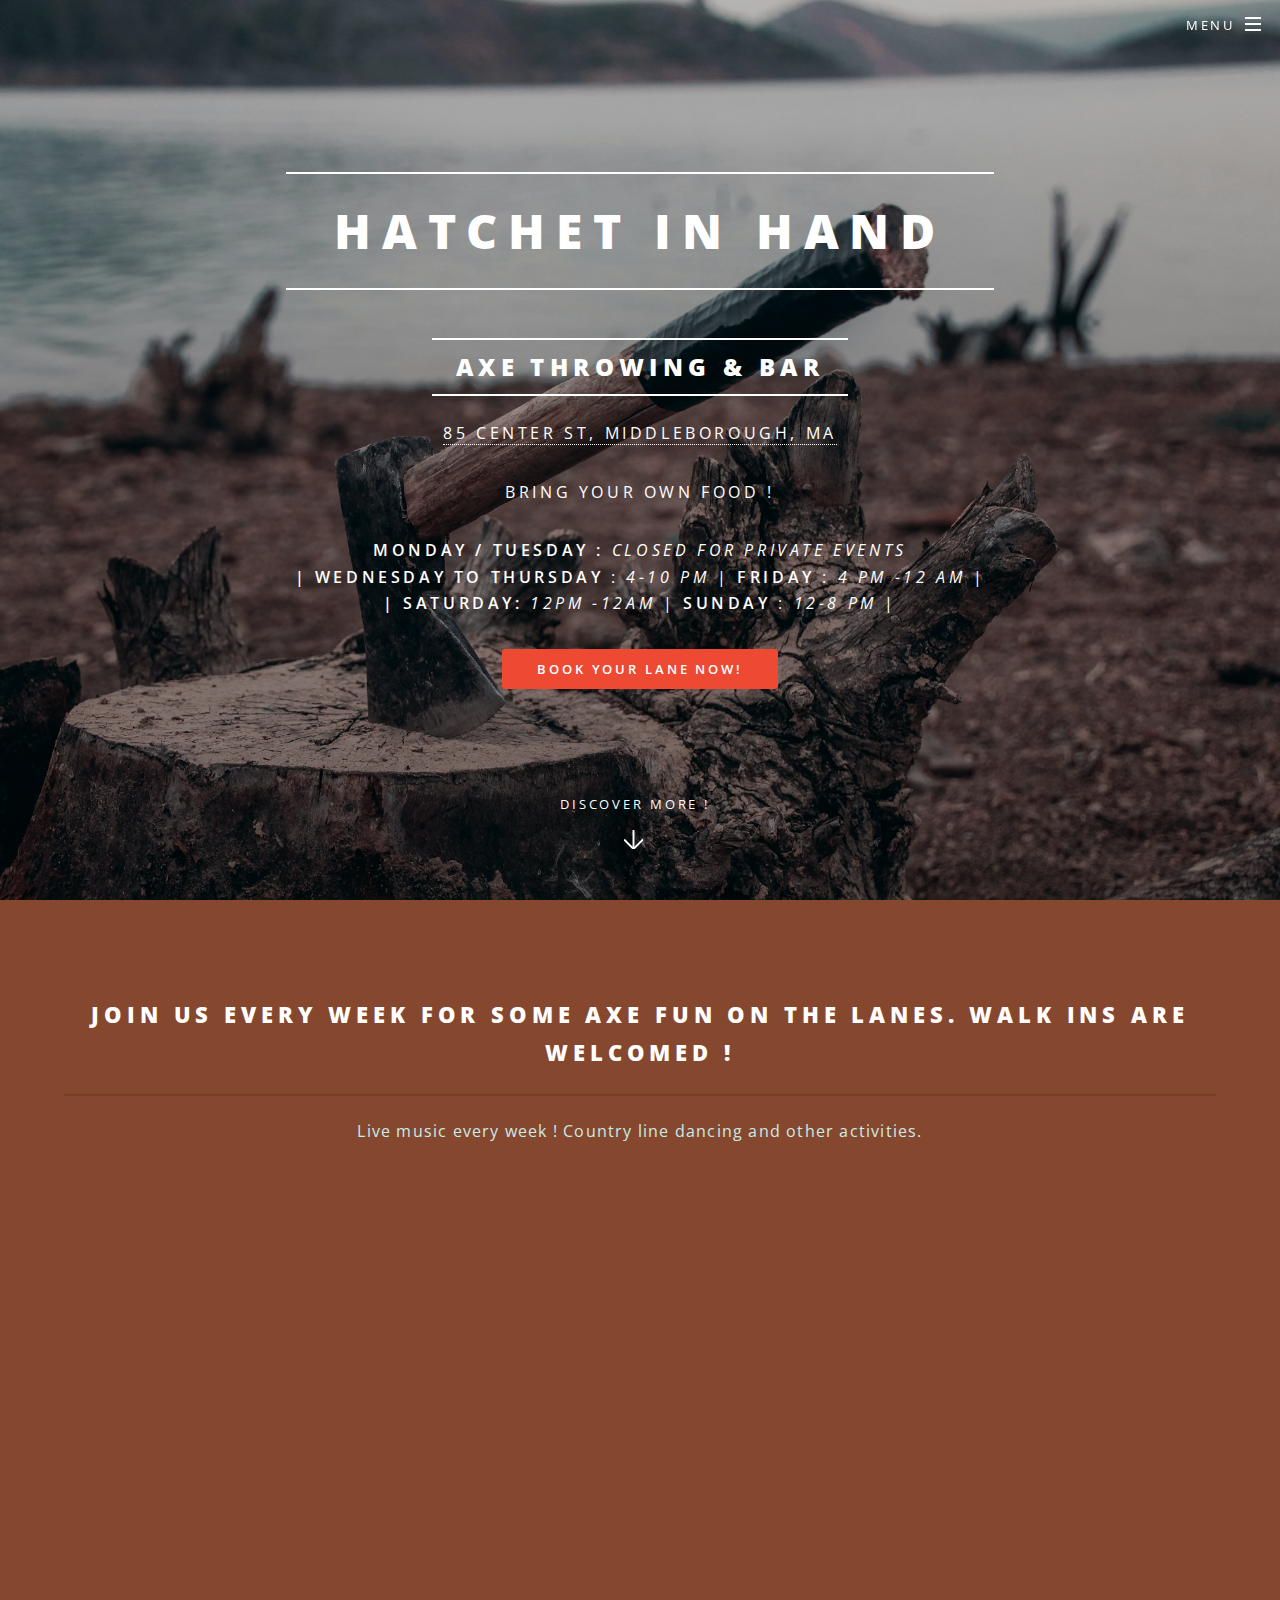
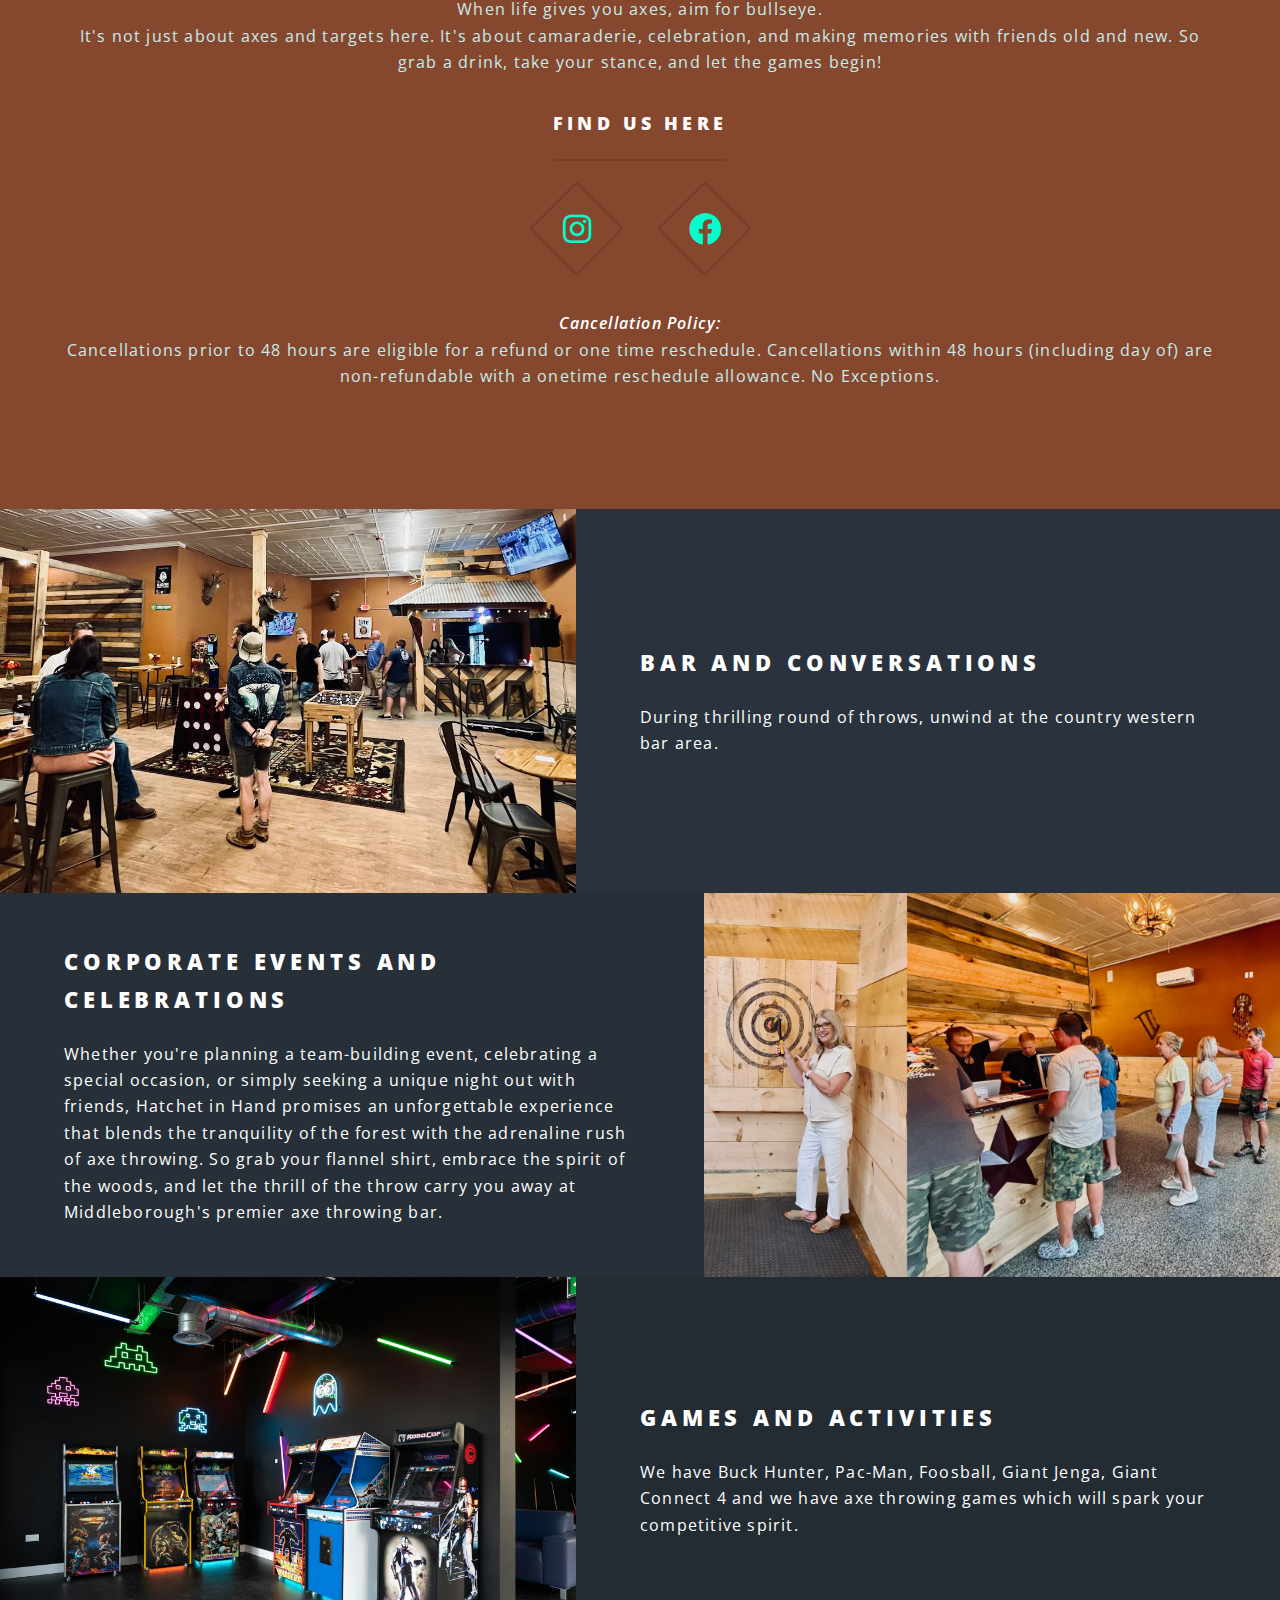
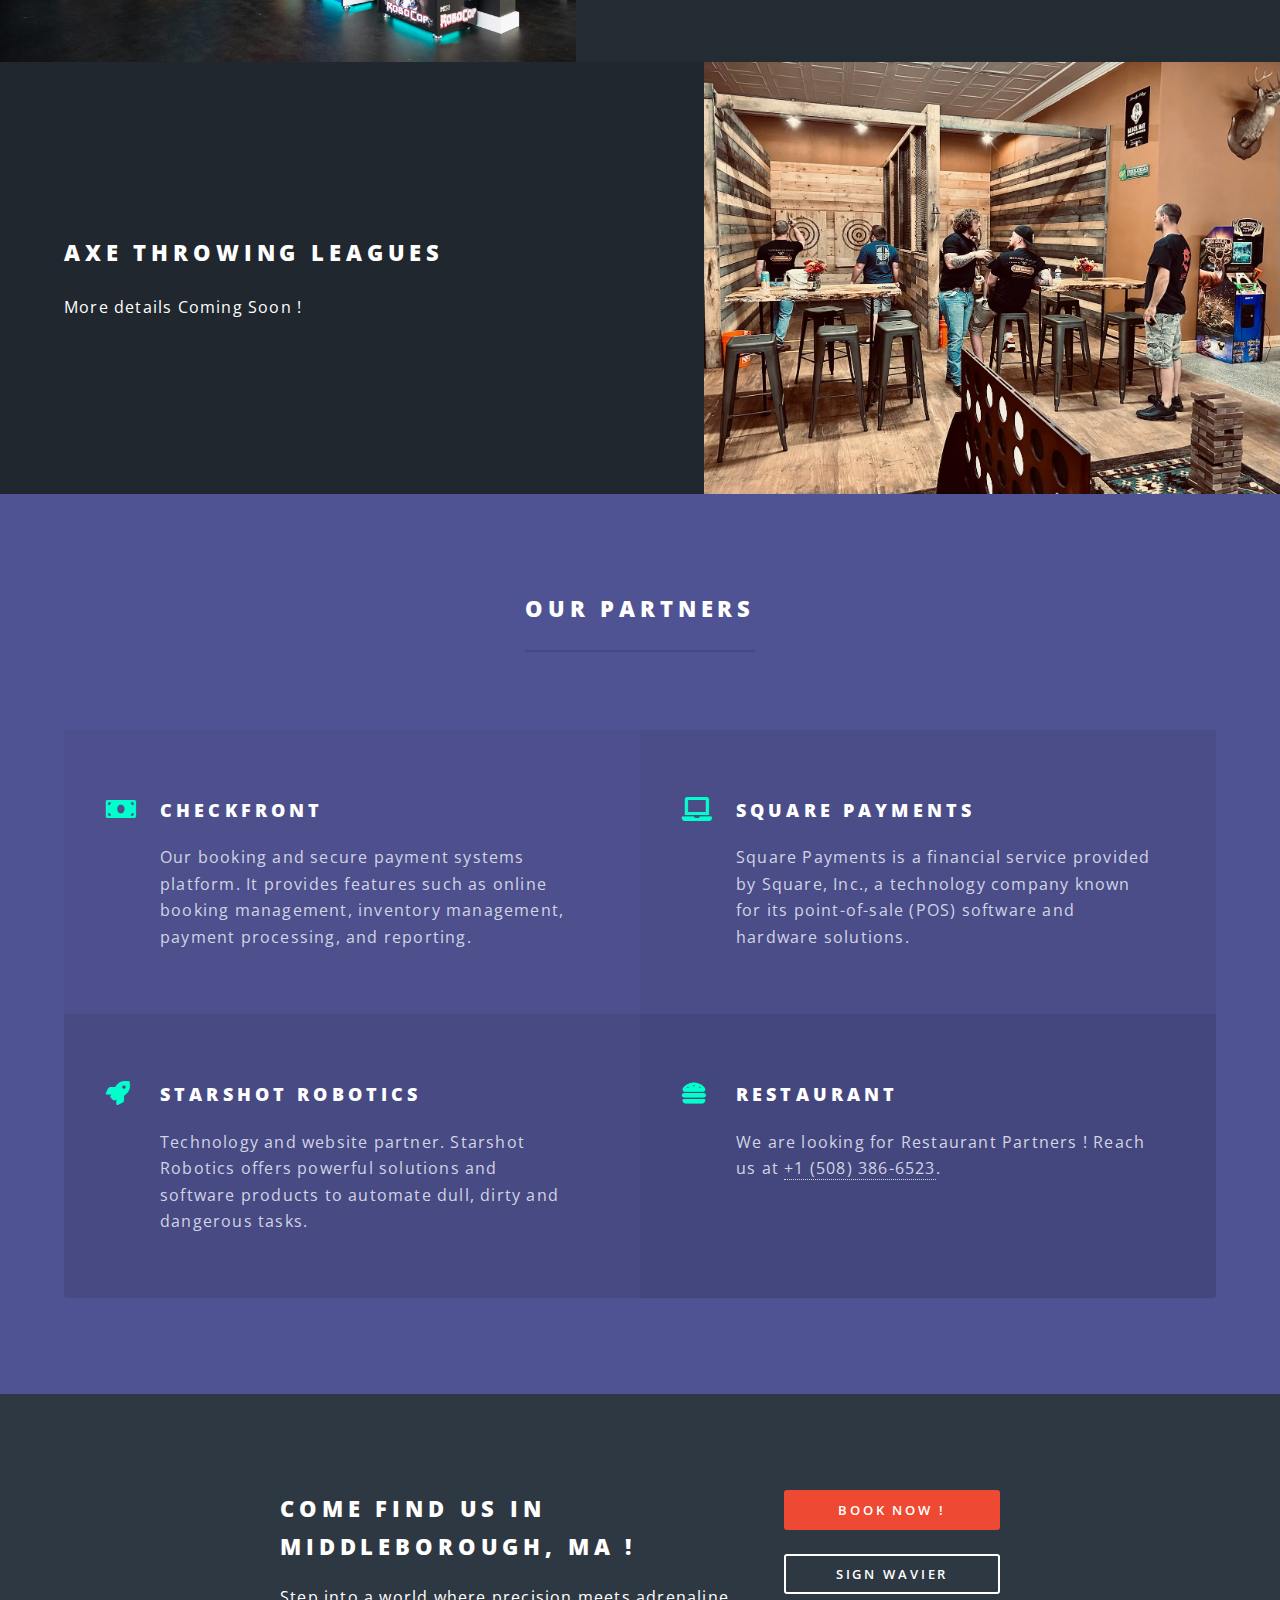
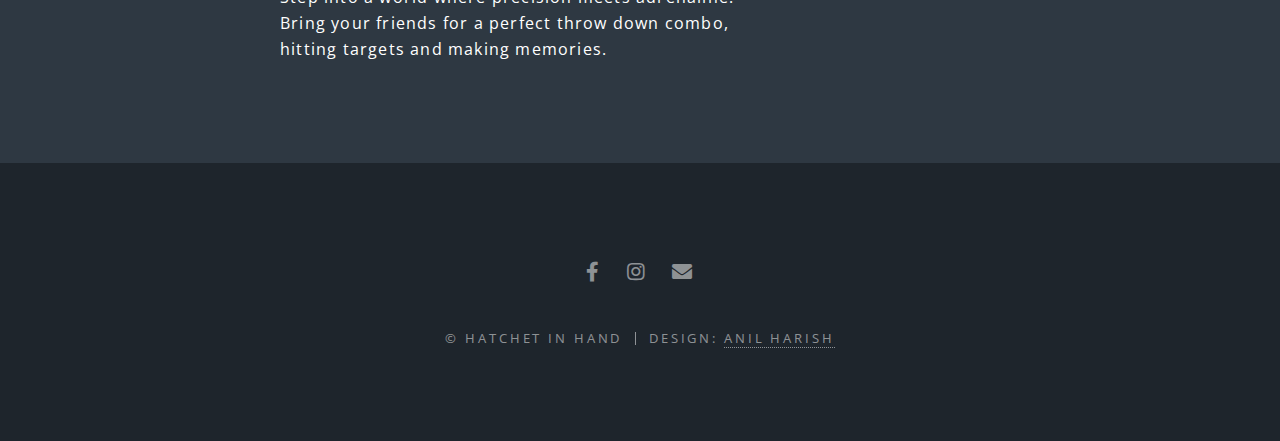
<file: index.html>
<!DOCTYPE HTML>
<html>
	<head>
		<title>Hatchet in Hand -- Axe Throwing & Bar</title>
		<meta charset="utf-8" />
		<meta name="viewport" content="width=device-width, initial-scale=1, user-scalable=no" />
		<link rel="stylesheet" href="assets/css/main.css" />
		<noscript><link rel="stylesheet" href="assets/css/noscript.css" /></noscript>
		<link href="images/favicon.png" rel="icon">
		<link href="images/favicon_apple.png" rel="apple-touch-icon">
	</head>
	<body class="landing is-preload">

		<!-- Page Wrapper -->
			<div id="page-wrapper">

				<!-- Header -->
					<header id="header" class="alt">
						<h1><a href="https://hatchetinhand.com">HATCHET IN HAND</a></h1>
						<nav id="nav">
							<ul>
								<li class="special">
									<a href="#menu" class="menuToggle"><span>Menu</span></a>
									<div id="menu">
										<ul>
											<li><a href="https://hatchetinhand.com">Home</a></li>
											<li><a href="https://hatchetinhand.checkfront.com/reserve/documents/directory/">Liability Wavier</a></li>
											<li><a href="about.html">About Us</a></li>
											<li><a href="https://hatchetinhand.checkfront.com/reserve/">Book Your Lane</a></li>
											<li><a href="throwing.html">Before you throw</a></li>
											<li><a href="https://hatchetinhand.checkfront.com/">Employee Portal</a></li>
											<li><a href="faqs.html">FAQs</a></li>
										</ul>
									</div>
								</li>
							</ul>
						</nav>
					</header>

				<!-- Banner -->
					<section id="banner">
						<div class="inner">
							<h2>HATCHET IN HAND</h2> <br />
							<h3>AXE THROWING & BAR</h3> <br />
							<p><a href="https://maps.app.goo.gl/BxWvRg6Fr3tUg1Nv7">85 Center St, Middleborough, MA</a><br /></p>
							<p>
								Bring your own food !
							</p>
							<p>
								<b>Monday / Tuesday :</b> <i>CLOSED FOR PRIVATE EVENTS</i> <br />
								<b>| Wednesday to Thursday</b> : <i>4-10 PM</i>  | <b>Friday</b> : <i>4 PM -12 AM</i> |<br />
								<b>| Saturday:</b> <i>12PM -12AM</i> | <b>Sunday</b> : <i>12-8 PM</i> |<br />
							</p>
							<ul class="actions special">
								<li><a href="https://hatchetinhand.checkfront.com/reserve/" class="button primary">BOOK YOUR LANE NOW!</a></li>
							</ul>
						</div>
						<a href="#one" class="more scrolly">Discover More !</a>
					</section>

				<!-- One -->
					<section id="one" class="wrapper style1 special">
						<div class="inner">
							<header class="major">
								<h2>
									Join us every week for some axe fun on the lanes. Walk ins are welcomed !
								</h2>
								<p>
									Live music every week ! Country line dancing and other activities.
								</p>
								<div class="box alt">
									<div class="row gtr-50 gtr-uniform">
										<iframe width="100%" height="400" src="https://www.youtube.com/embed/v3cZqrhsOeE?si=vwRniqUvLR1g8RTN" title="YouTube video player" frameborder="0" allow="accelerometer; autoplay; clipboard-write; encrypted-media; gyroscope; picture-in-picture; web-share" referrerpolicy="strict-origin-when-cross-origin" allowfullscreen></iframe>
									</div>
								</div>
								<p>
									When life gives you axes, aim for bullseye. <br />
									It's not just about axes and targets here. It's about camaraderie, celebration, and making memories with friends old and new. So grab a drink, take your stance, and let the games begin!
								</p>
								<h3>
									Find Us here
								</h3>
								<ul class="icons major">
									<li><a href="https://www.instagram.com/hatchetinhandaxethrowing/" class="icon brands fa-instagram major style1"><span class="label">Lorem</span></a></li>
									<li><a href="https://www.facebook.com/people/Hatchetinhandaxethrowing/61559356663515/" class="icon brands fa-facebook major style1"><span class="label">Lorem</span></a></li>
								</ul>
								<p>
									<b><i>Cancellation Policy:</i> </b> <br />

									Cancellations prior to 48 hours are eligible for a refund or one time reschedule. Cancellations within 48 hours (including day of) are non-refundable with a onetime reschedule allowance. No Exceptions.
								</p>
							</header>
						</div>
					</section>

				<!-- Two -->
					<section id="two" class="wrapper alt style2">
						<section class="spotlight">
							<div class="image"><img src="images/bar.jpg" alt="" /></div><div class="content">
								<h2>
									Bar and Conversations
								</h2>
								<p>
									During thrilling round of throws, unwind at the country western bar area.
								</p>
							</div>
						</section>
						<section class="spotlight">
							<div class="image"><img src="images/event.jpg" alt="" /></div><div class="content">
								<h2>
									Corporate Events and Celebrations
								</h2>
								<p>
									Whether you're planning a team-building event, celebrating a special occasion, or simply seeking a unique night out with friends, Hatchet in Hand promises an unforgettable experience that blends the tranquility of the forest with the adrenaline rush of axe throwing. So grab your flannel shirt, embrace the spirit of the woods, and let the thrill of the throw carry you away at Middleborough's premier axe throwing bar.
								</p>
							</div>
						</section>
						<section class="spotlight">
							<div class="image"><img src="images/arcade.jpg" alt="" /></div><div class="content">
								<h2>
									Games and Activities
								</h2>
								<p>
									We have Buck Hunter, Pac-Man, Foosball, Giant Jenga, Giant Connect 4 and we have axe throwing games which will spark your competitive spirit.
								</p>
							</div>
						</section>
						<section class="spotlight">
							<div class="image"><img src="images/league.jpg" alt="" /></div><div class="content">
								<h2>
									Axe Throwing Leagues
								</h2>
								<p>
									More details Coming Soon !
								</p>
							</div>
						</section>
					</section>

				<!-- Three -->
					<section id="three" class="wrapper style3 special">
						<div class="inner">
							<header class="major">
								<h2>Our Partners</h2>
								<p>

								</p>
							</header>
							<ul class="features">
								<li class="icon solid fa-money-bill">
									<h3>Checkfront</h3>
									<p>
										Our booking and secure payment systems platform. It provides features such as online booking management, inventory management, payment processing, and reporting.
									</p>
								</li>
								<li class="icon solid fa-laptop">
									<h3>Square Payments</h3>
									<p>
										Square Payments is a financial service provided by Square, Inc., a technology company known for its point-of-sale (POS) software and hardware solutions.
									</p>
								</li>
								<li class="icon solid fa-rocket">
									<h3>Starshot Robotics</h3>
									<p>
										Technology and website partner. Starshot Robotics offers powerful solutions and software products to automate dull, dirty and dangerous tasks.
									</p>
								</li>
								<li class="icon solid fa-hamburger">
									<h3>Restaurant</h3>
									<p>
										We are looking for Restaurant Partners ! Reach us at <a href="tel:+15083866523">+1 (508) 386-6523</a>.
									</p>
								</li>
							</ul>
						</div>
					</section>

				<!-- CTA -->
					<section id="cta" class="wrapper style4">
						<div class="inner">
							<header>
								<h2>Come find us in Middleborough, MA !</h2>
								<p>
									Step into a world where precision meets adrenaline. Bring your friends for a perfect throw down combo, hitting targets and making memories.
								</p>
							</header>
							<ul class="actions stacked">
								<li><a href="https://hatchetinhand.checkfront.com/reserve/" class="button fit primary">Book now !</a></li>
								<li><a href="https://hatchetinhand.checkfront.com/reserve/documents/directory/" class="button fit">Sign Wavier</a></li>
							</ul>
						</div>
					</section>

				<!-- Footer -->
					<footer id="footer">
						<ul class="icons">
							<li><a href="https://www.facebook.com/people/Hatchetinhandaxethrowing/61559356663515/" class="icon brands fa-facebook-f"><span class="label">Facebook</span></a></li>
							<li><a href="https://www.instagram.com/hatchetinhandaxethrowing/" class="icon brands fa-instagram"><span class="label">Instagram</span></a></li>
							<li><a href="mailto:hatchetinhand@outlook.com&subject=Help Me Book a Lane &body=Hi Hatchet in Hand,"class="icon solid fa-envelope"><span class="label">Email</span></a></li>
						</ul>
						<ul class="copyright">
							<li>&copy; Hatchet in Hand</li><li>Design: <a href="http://anilharish.com">ANIL HARISH</a></li>
						</ul>
					</footer>

			</div>

		<!-- Scripts -->
			<script src="assets/js/jquery.min.js"></script>
			<script src="assets/js/jquery.scrollex.min.js"></script>
			<script src="assets/js/jquery.scrolly.min.js"></script>
			<script src="assets/js/browser.min.js"></script>
			<script src="assets/js/breakpoints.min.js"></script>
			<script src="assets/js/util.js"></script>
			<script src="assets/js/main.js"></script>

	</body>
</html>
</file>
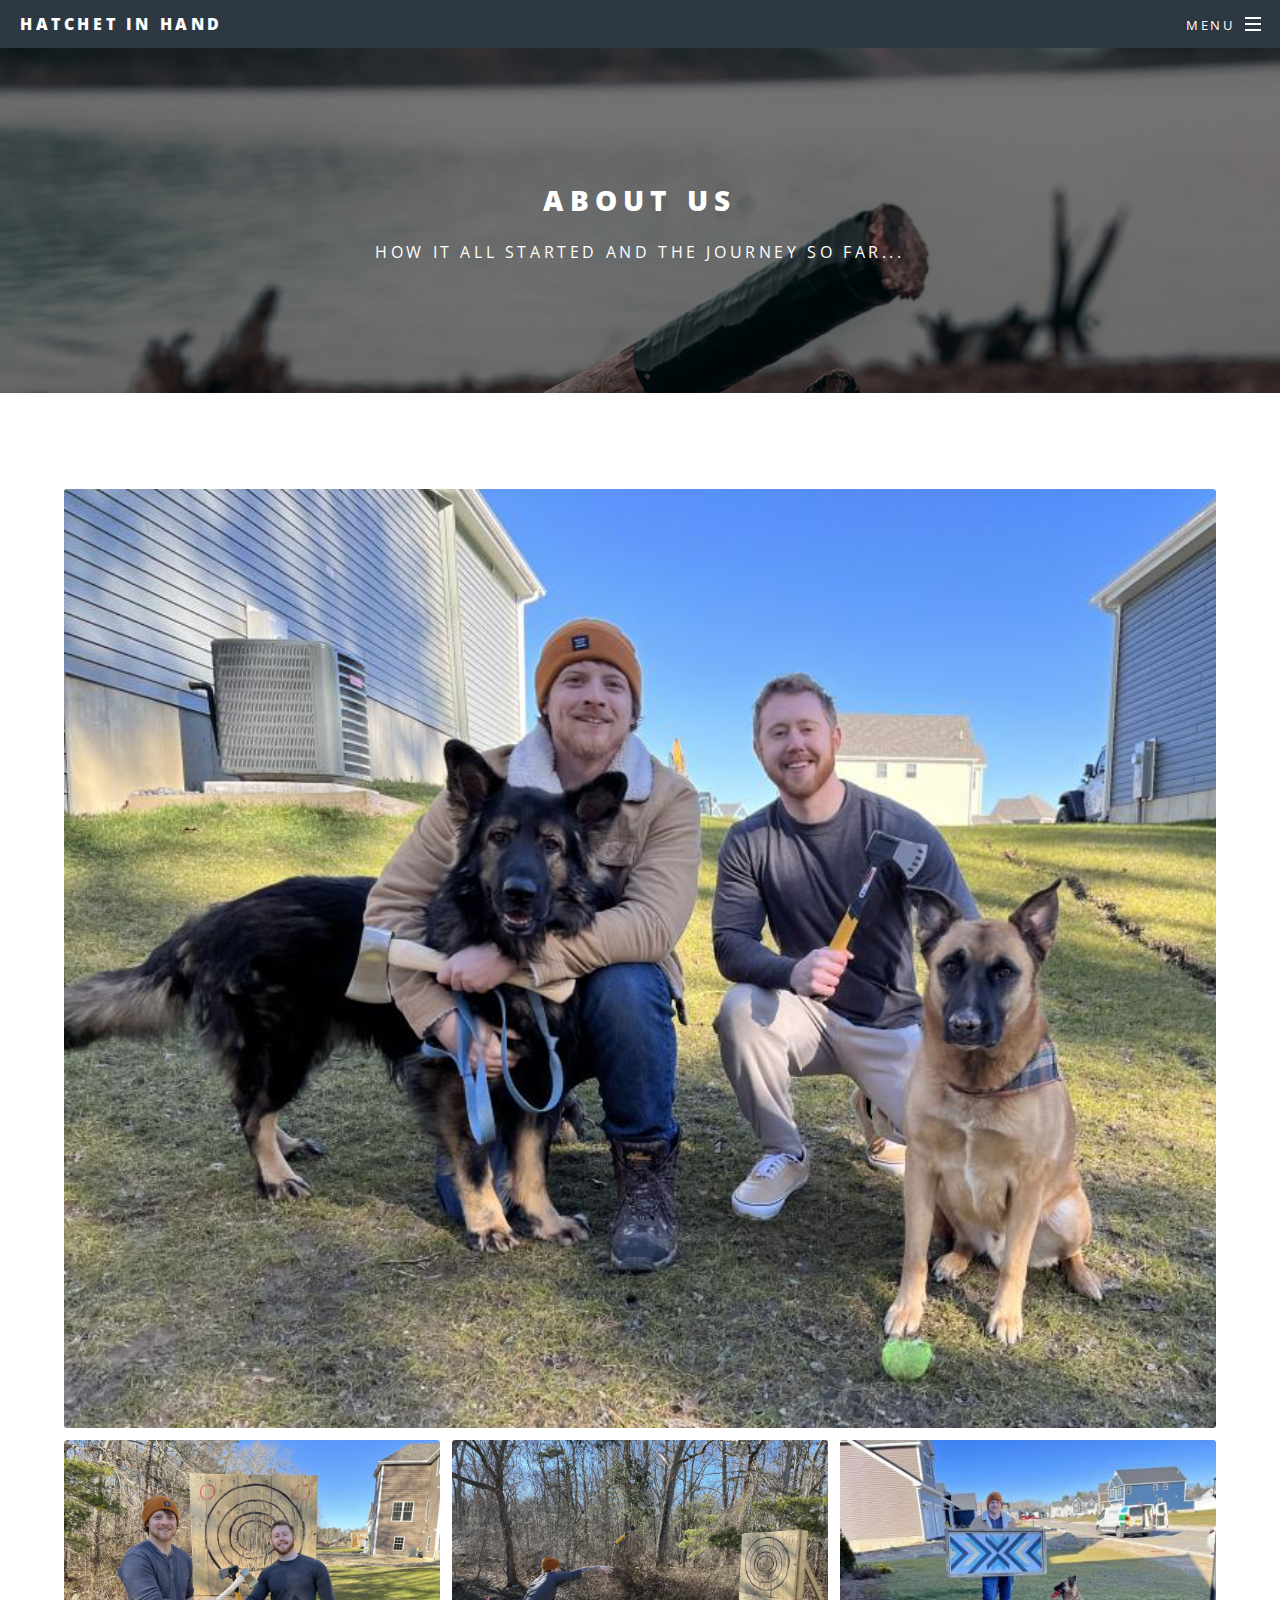
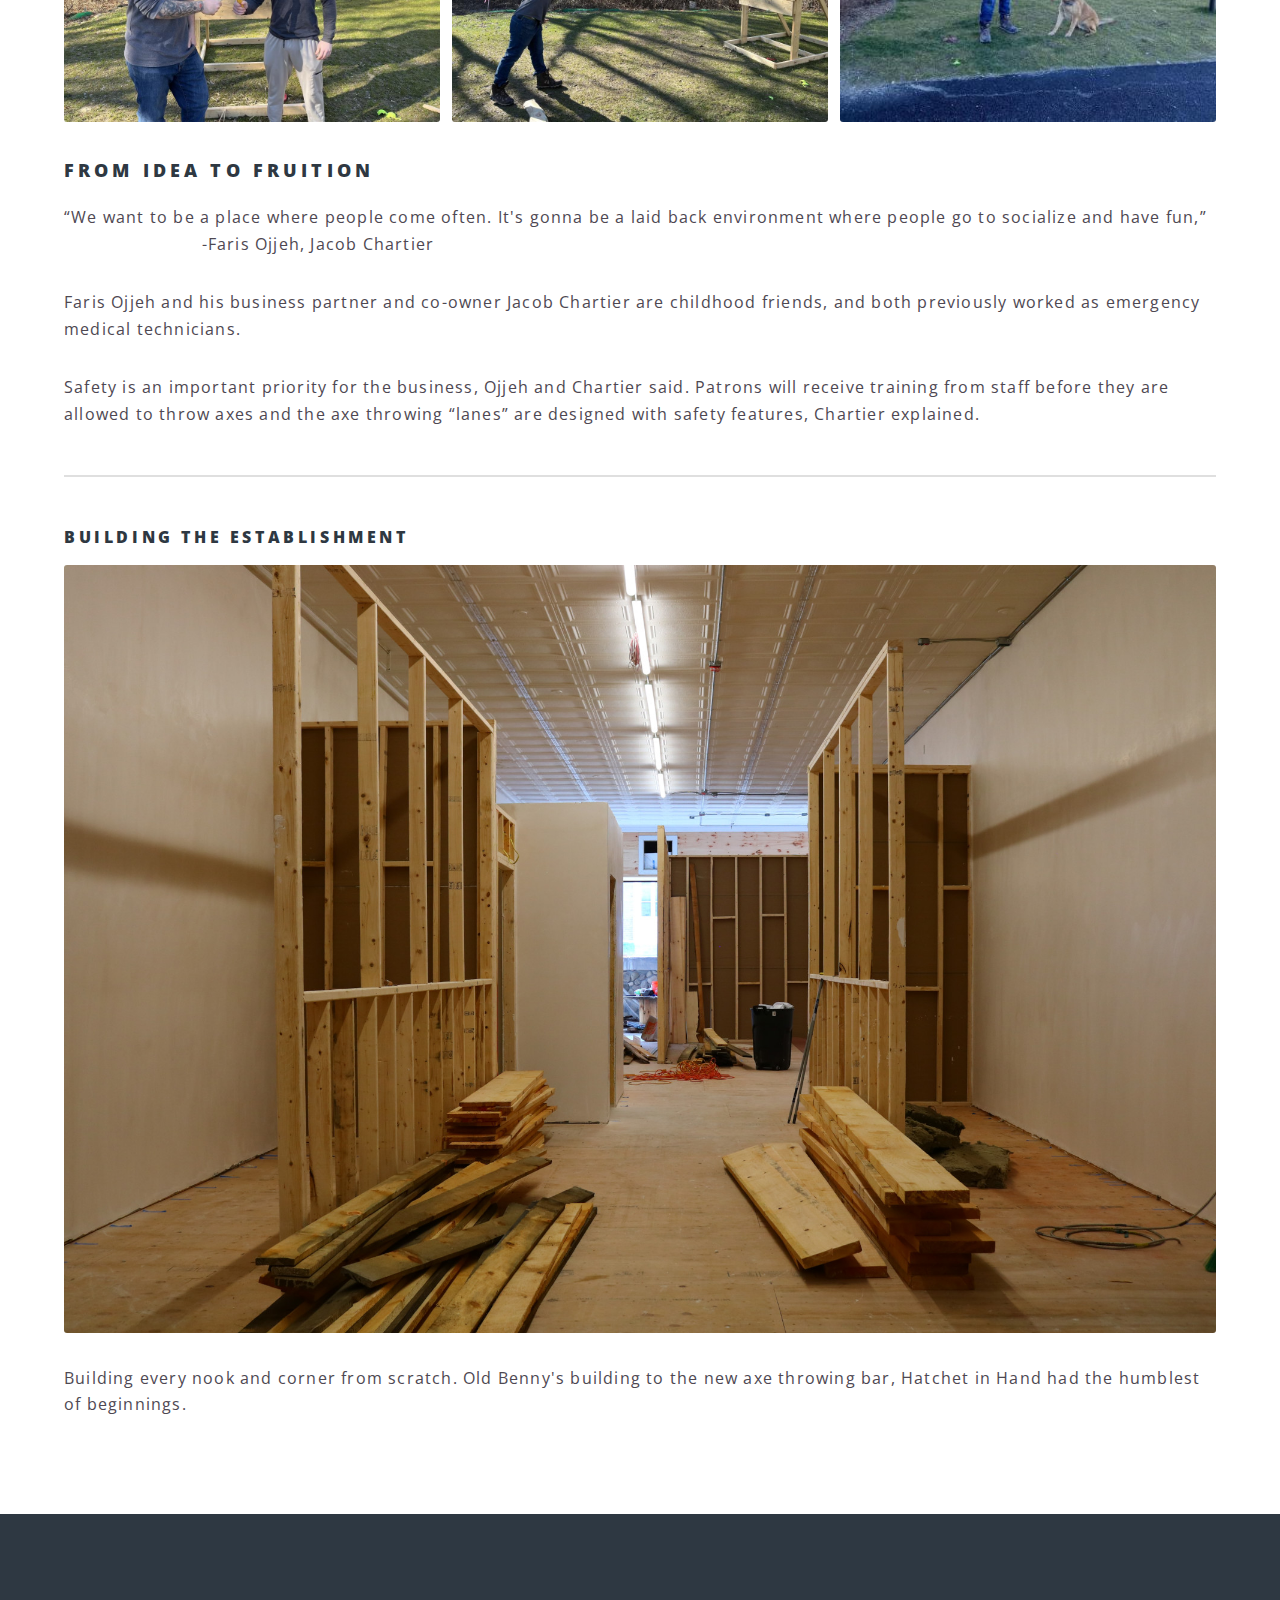
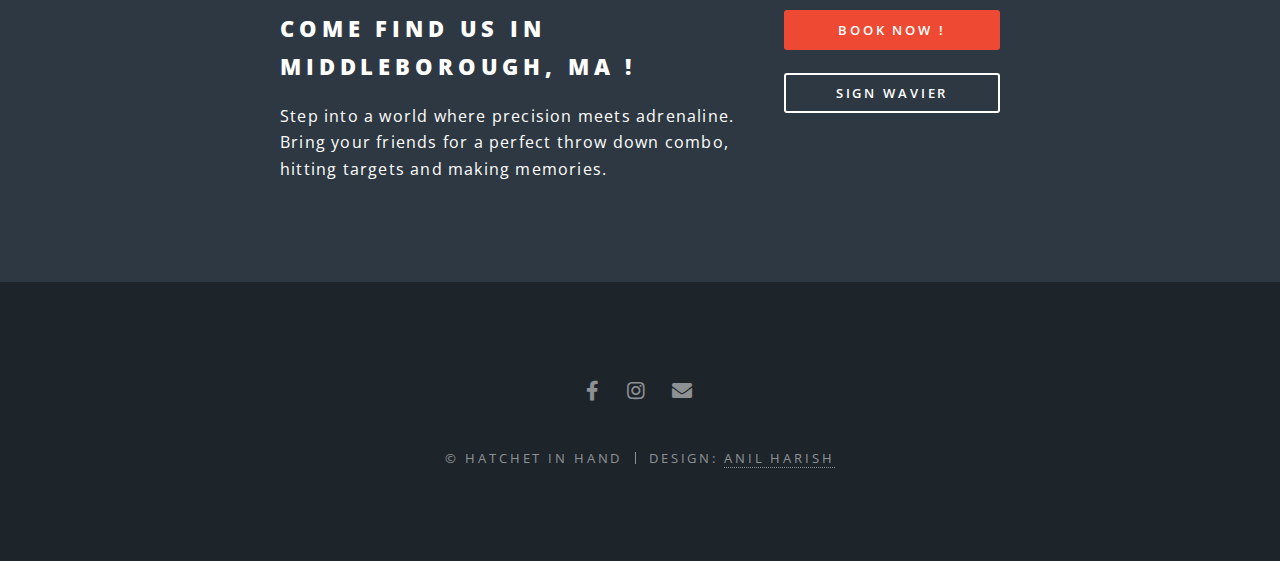
<file: about.html>
<!DOCTYPE HTML>
<!--
	Spectral by HTML5 UP
	html5up.net | @ajlkn
	Free for personal and commercial use under the CCA 3.0 license (html5up.net/license)
-->
<html>
	<head>
		<title>Hatchet in Hand - About Us</title>
		<meta charset="utf-8" />
		<meta name="viewport" content="width=device-width, initial-scale=1, user-scalable=no" />
		<link rel="stylesheet" href="assets/css/main.css" />
		<noscript><link rel="stylesheet" href="assets/css/noscript.css" /></noscript>
		<link href="images/favicon.png" rel="icon">
		<link href="images/favicon_apple.png" rel="apple-touch-icon">
	</head>
	<body class="is-preload">

		<!-- Page Wrapper -->
			<div id="page-wrapper">

				<!-- Header -->
					<header id="header">
						<h1><a href="https://hatchetinhand.com">HATCHET IN HAND</a></h1>
						<nav id="nav">
							<ul>
								<li class="special">
									<a href="#menu" class="menuToggle"><span>Menu</span></a>
									<div id="menu">
										<ul>
											<li><a href="https://hatchetinhand.com">Home</a></li>
											<li><a href="https://hatchetinhand.checkfront.com/reserve/documents/directory/">Liability Wavier</a></li>
											<li><a href="about.html">About Us</a></li>
											<li><a href="https://hatchetinhand.checkfront.com/reserve/">Book Your Lane</a></li>
											<li><a href="throwing.html">Before you throw</a></li>
											<li><a href="https://hatchetinhand.checkfront.com/">Employee Portal</a></li>
											<li><a href="faqs.html">FAQs</a></li>
										</ul>
									</div>
								</li>
							</ul>
						</nav>
					</header>

				<!-- Main -->
					<article id="main">
						<header>
							<h2>About Us</h2>
							<p>
								How it all started and The journey so far...
							</p>
						</header>
						<section class="wrapper style5">
							<div class="inner">
								<section>
									<div class="box alt">
										<div class="row gtr-50 gtr-uniform">
											<div class="col-12"><span class="image fit"><img src="images/about_1.jpg" alt="" /></span></div>
											<div class="col-4"><span class="image fit"><img src="images/about_2.jpg" alt="" /></span></div>
											<div class="col-4"><span class="image fit"><img src="images/about_3.jpg" alt="" /></span></div>
											<div class="col-4"><span class="image fit"><img src="images/about_4.jpg" alt="" /></span></div>
										</div>
									</div>
								</section>
								<h3>From idea to fruition</h3>
								<p>
									“We want to be a place where people come often. It's gonna be a laid back environment where people go to socialize and have fun,” <br/>
									&emsp;&emsp;&emsp;&emsp;&emsp;&emsp;&emsp;&emsp;-Faris Ojjeh, Jacob Chartier
								</p>
								<p>
									Faris Ojjeh and his business partner and co-owner Jacob Chartier are childhood friends, and both previously worked as emergency medical technicians.
								</p>
								<p>
									Safety is an important priority for the business, Ojjeh and Chartier said. Patrons will receive training from staff before they are allowed to throw axes and the axe throwing “lanes” are designed with safety features, Chartier explained.
								</p>

								<hr />

								<h4>Building the establishment</h4>
								<section>
									<div class="box alt">
										<div class="row gtr-50 gtr-uniform">
											<div class="col-12"><span class="image fit"><img src="images/about_5.jpg" alt="" /></span></div>
										</div>
									</div>
								</section>
								<p>
									Building every nook and corner from scratch. Old Benny's building to the new axe throwing bar, Hatchet in Hand had the humblest of beginnings.

								</p>

							</div>
						</section>
					</article>
				<section id="cta" class="wrapper style4">
					<div class="inner">
						<header>
							<h2>Come find us in Middleborough, MA !</h2>
							<p>
								Step into a world where precision meets adrenaline. Bring your friends for a perfect throw down combo, hitting targets and making memories.
							</p>
						</header>
						<ul class="actions stacked">
							<li><a href="https://hatchetinhand.checkfront.com/reserve/" class="button fit primary">Book now !</a></li>
							<li><a href="https://hatchetinhand.checkfront.com/reserve/documents/directory/" class="button fit">Sign Wavier</a></li>
						</ul>
					</div>
				</section>

				<!-- Footer -->
					<footer id="footer">
						<ul class="icons">
							<li><a href="https://www.facebook.com/people/Hatchetinhandaxethrowing/61559356663515/" class="icon brands fa-facebook-f"><span class="label">Facebook</span></a></li>
							<li><a href="https://www.instagram.com/hatchetinhandaxethrowing/" class="icon brands fa-instagram"><span class="label">Instagram</span></a></li>
							<li><a href="mailto:hatchetinhand@outlook.com&subject=Help Me Book a Lane &body=Hi Hatchet in Hand,"class="icon solid fa-envelope"><span class="label">Email</span></a></li>
						</ul>
						<ul class="copyright">
							<li>&copy; Hatchet in Hand</li><li>Design: <a href="http://anilharish.com">ANIL HARISH</a></li>
						</ul>
					</footer>

			</div>

		<!-- Scripts -->
			<script src="assets/js/jquery.min.js"></script>
			<script src="assets/js/jquery.scrollex.min.js"></script>
			<script src="assets/js/jquery.scrolly.min.js"></script>
			<script src="assets/js/browser.min.js"></script>
			<script src="assets/js/breakpoints.min.js"></script>
			<script src="assets/js/util.js"></script>
			<script src="assets/js/main.js"></script>

	</body>
</html>
</file>
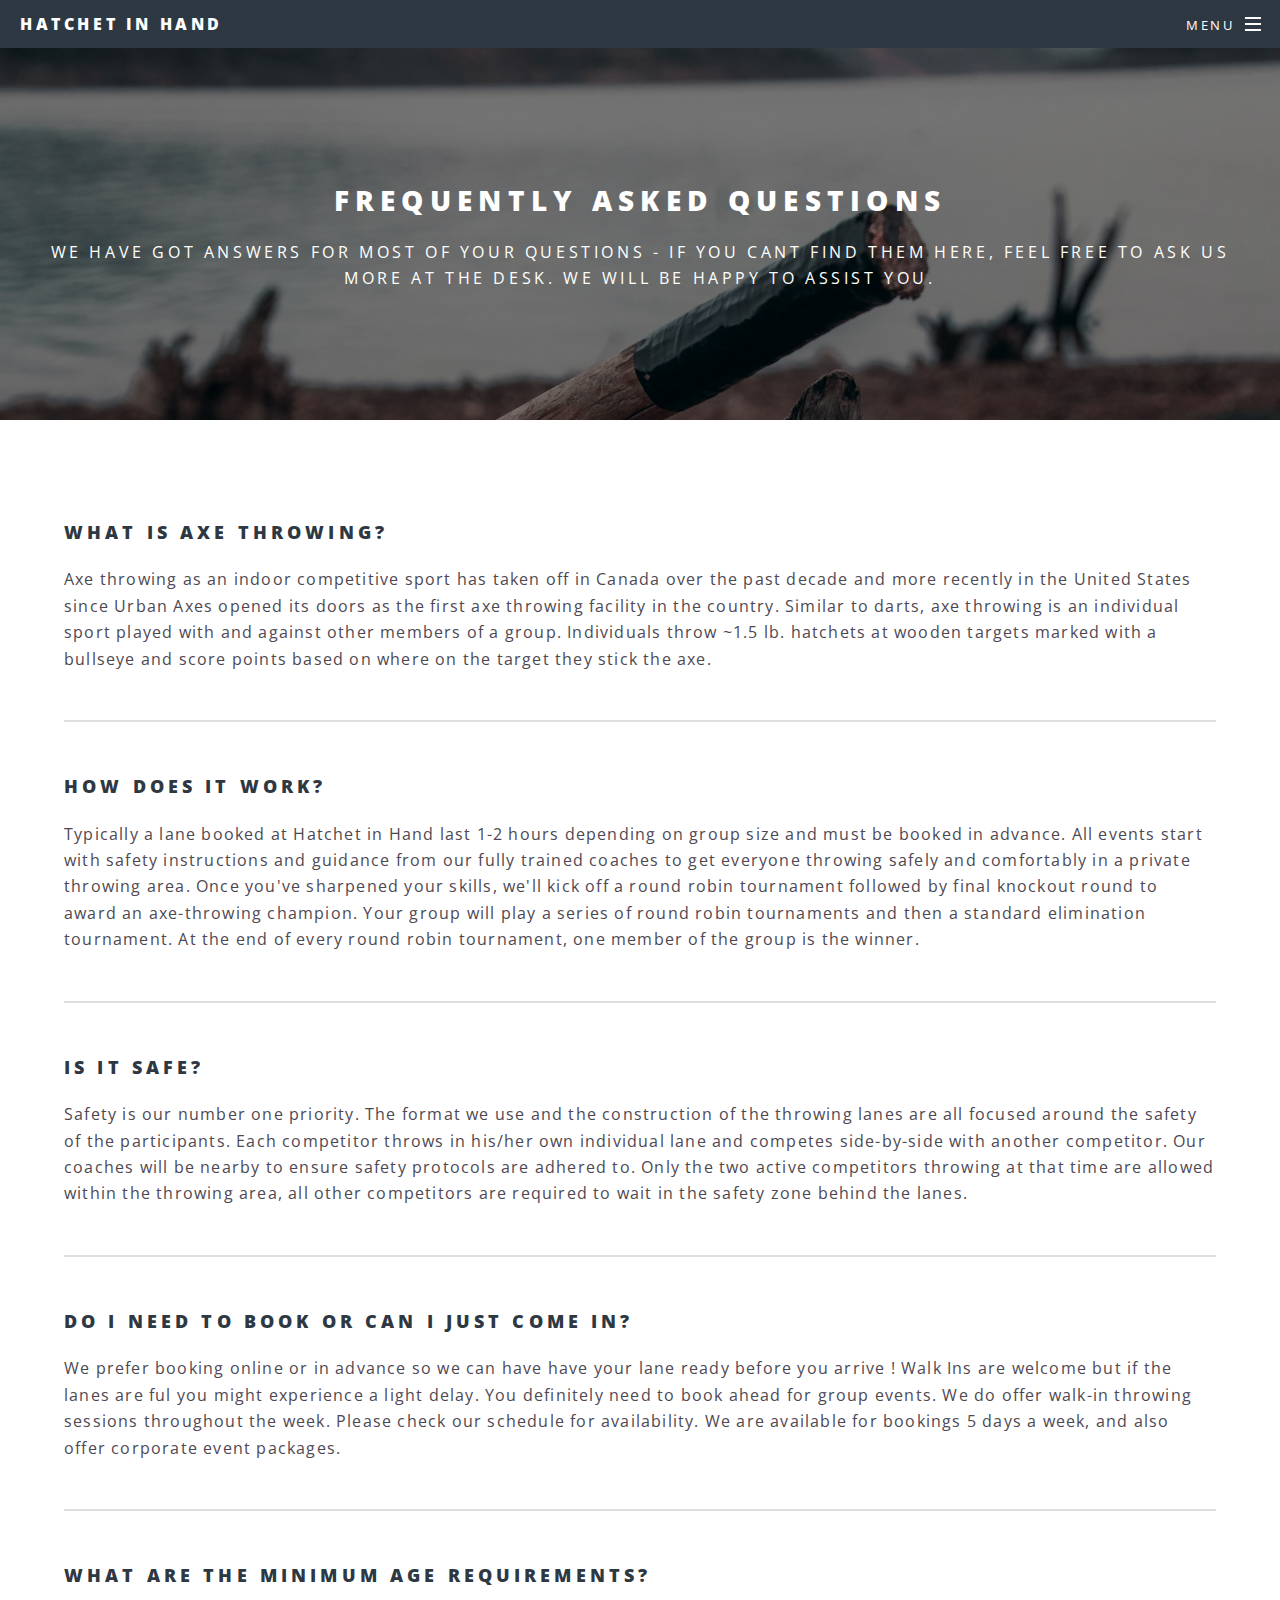
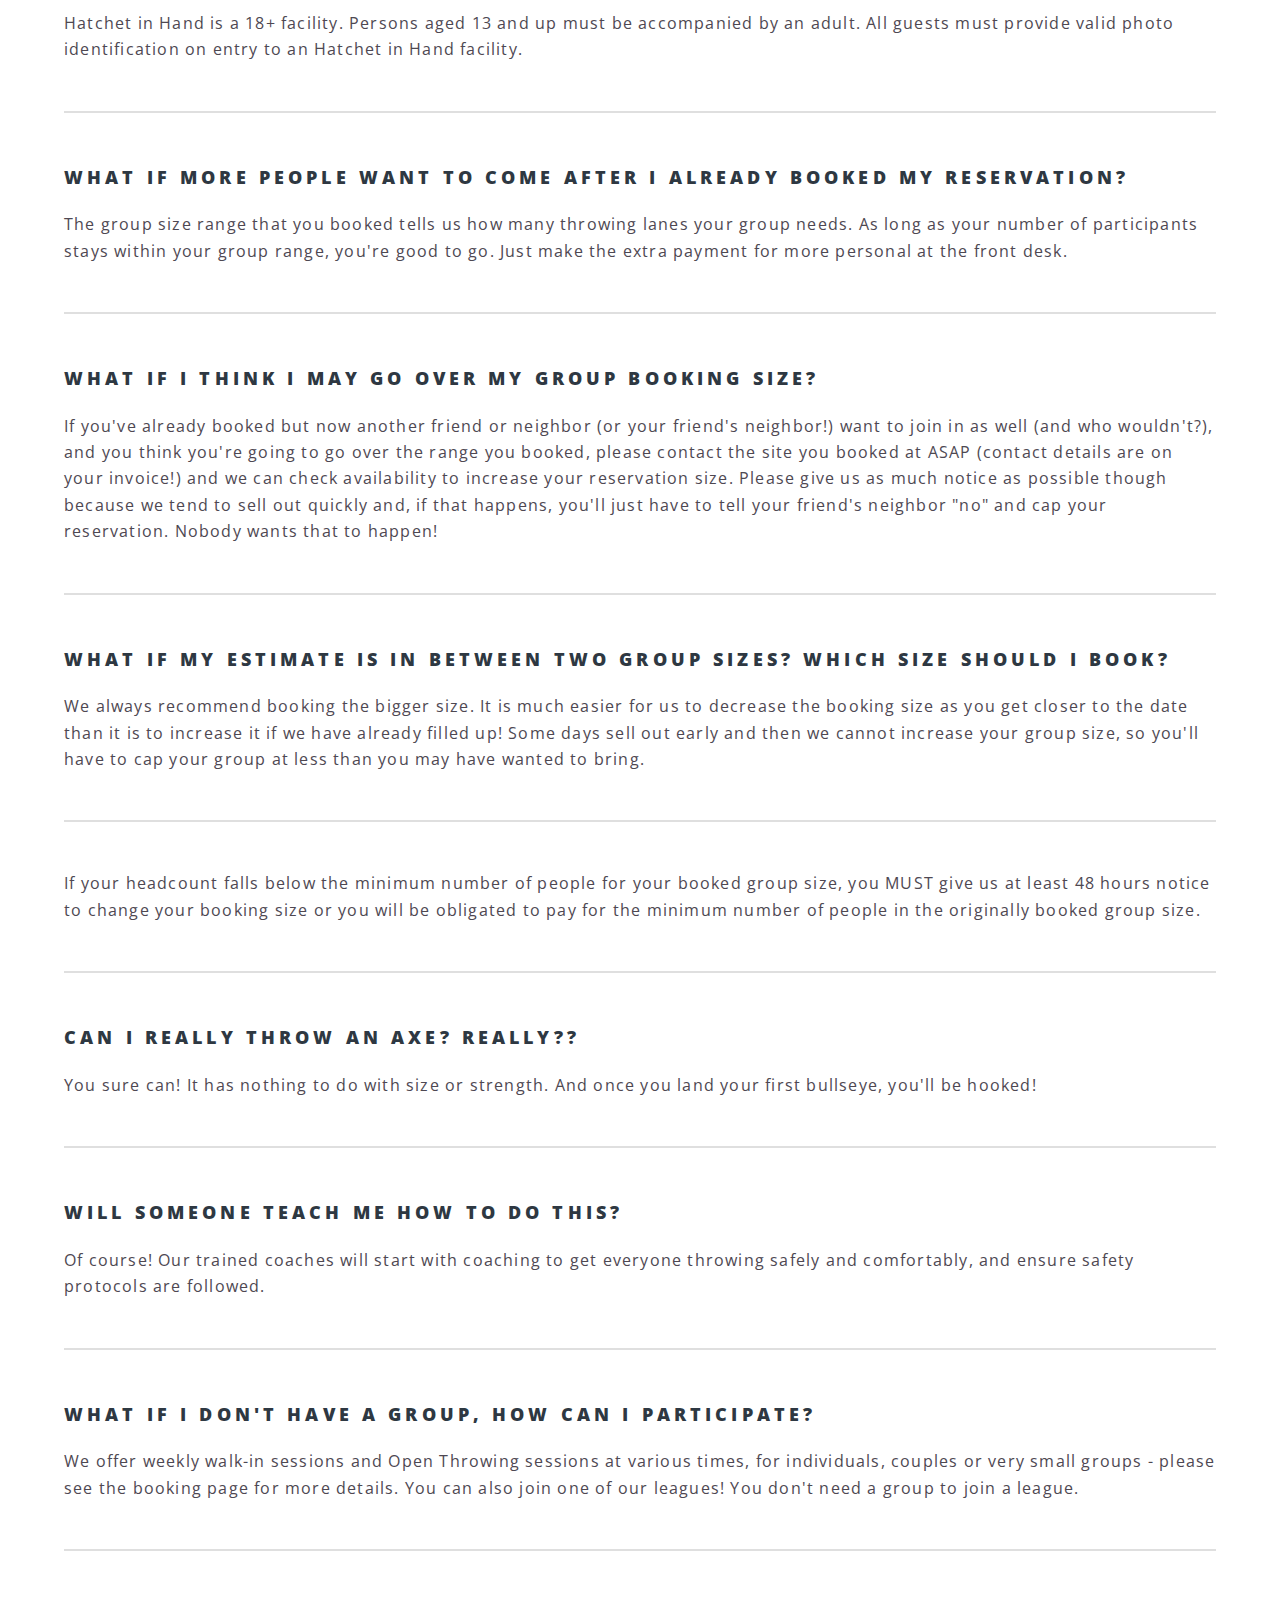
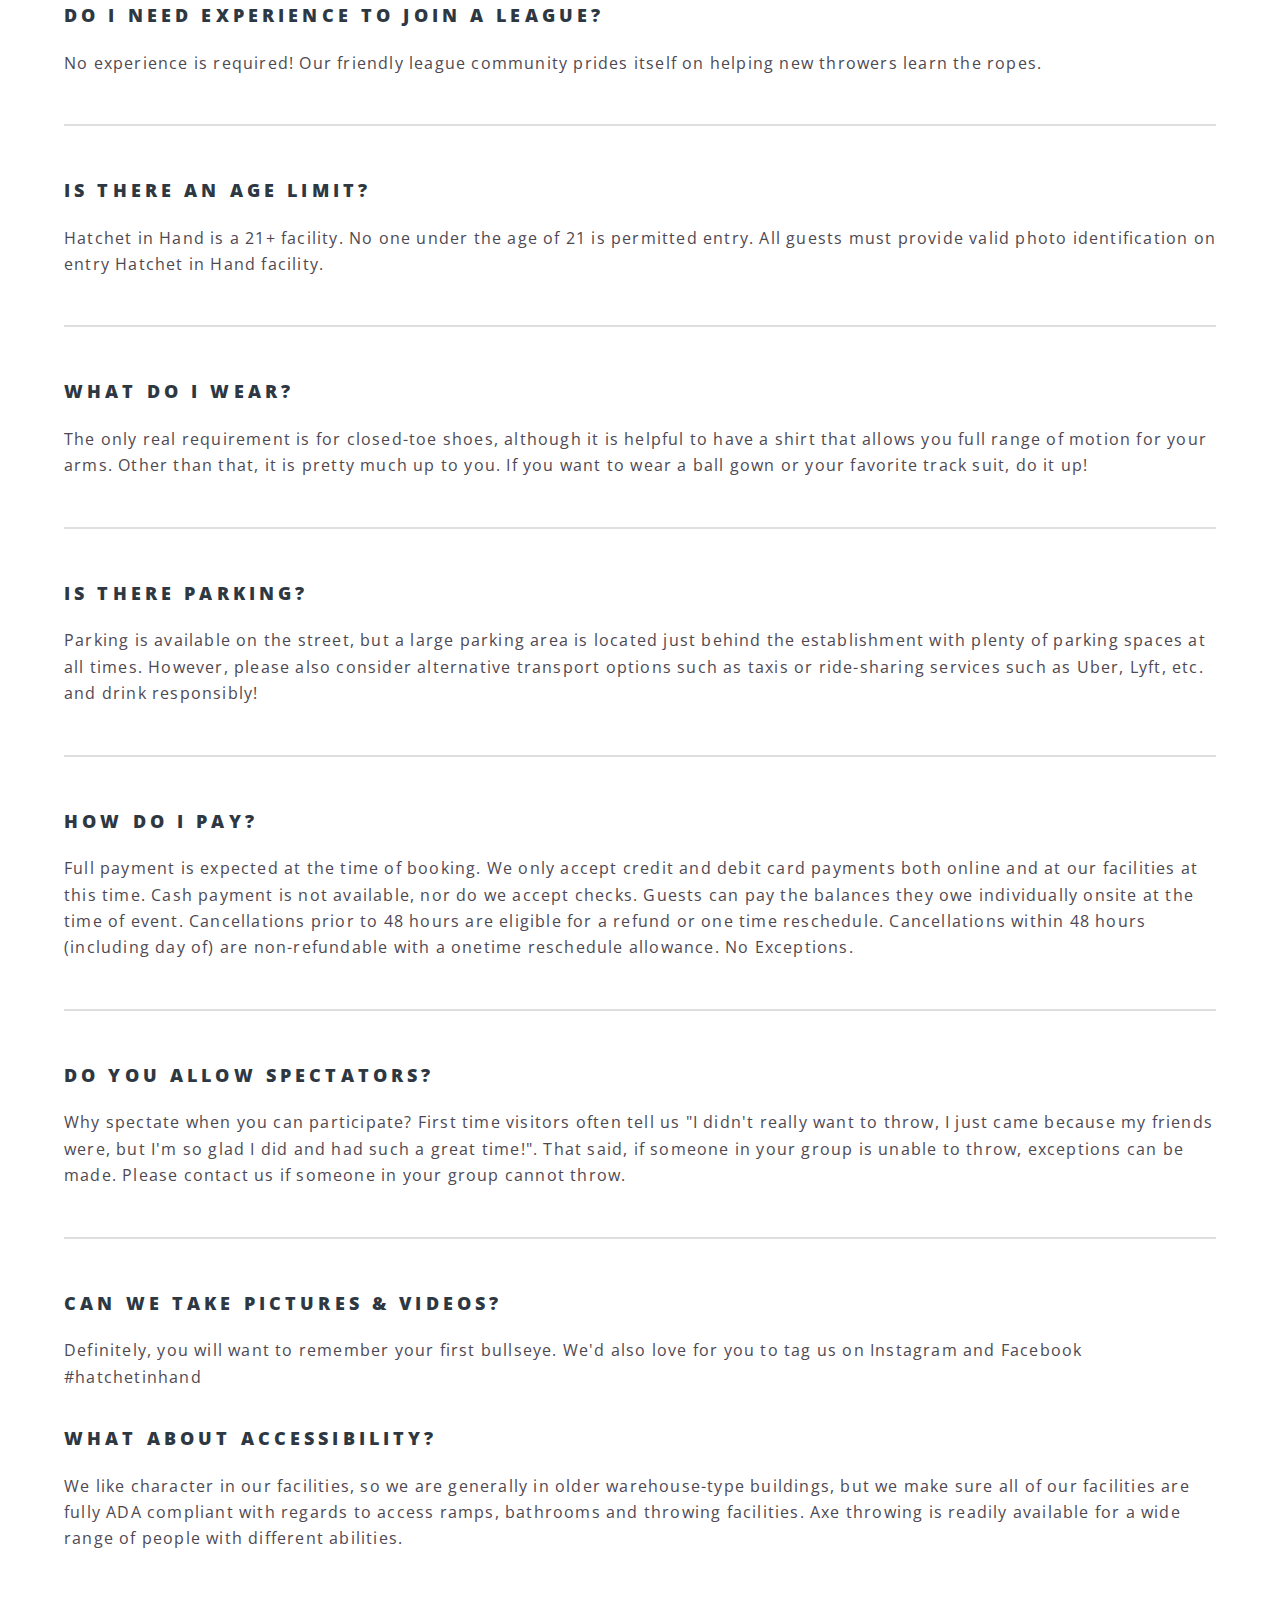
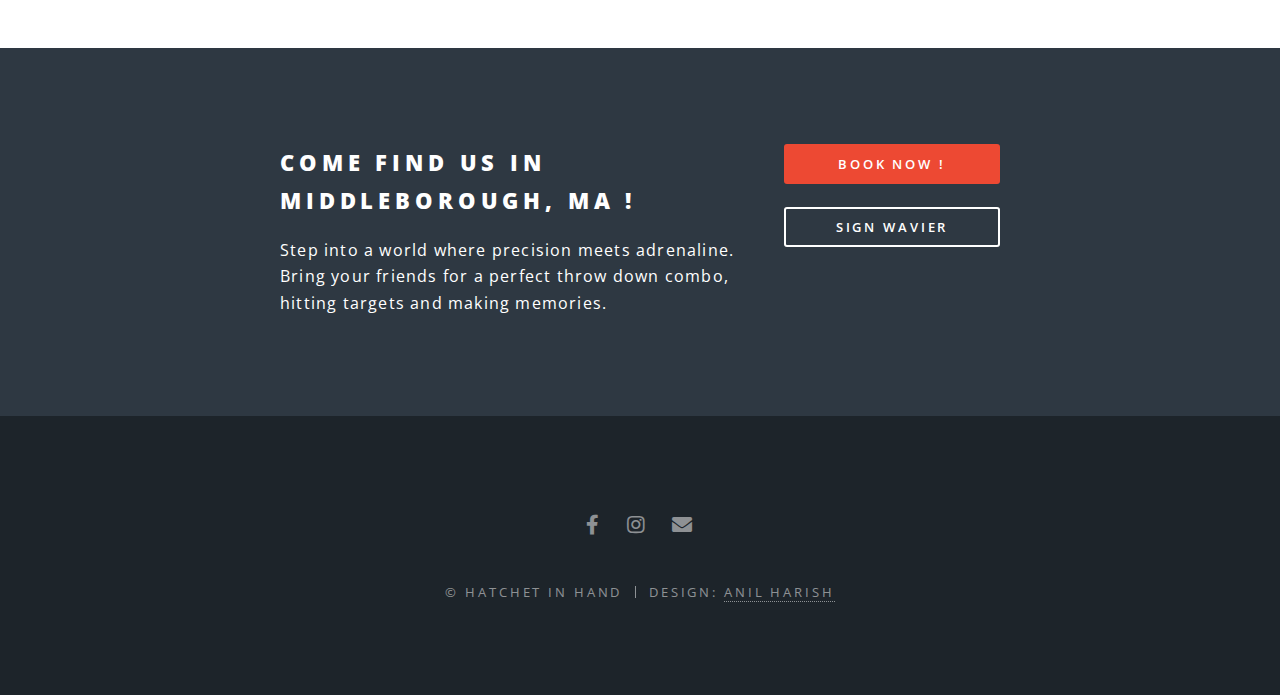
<file: faqs.html>
<!DOCTYPE HTML>
<!--
	Spectral by HTML5 UP
	html5up.net | @ajlkn
	Free for personal and commercial use under the CCA 3.0 license (html5up.net/license)
-->
<html>
	<head>
		<title>Hatchet in Hand - FAQs</title>
		<meta charset="utf-8" />
		<meta name="viewport" content="width=device-width, initial-scale=1, user-scalable=no" />
		<link rel="stylesheet" href="assets/css/main.css" />
		<noscript><link rel="stylesheet" href="assets/css/noscript.css" /></noscript>
		<link href="images/favicon.png" rel="icon">
		<link href="images/favicon_apple.png" rel="apple-touch-icon">
	</head>
	<body class="is-preload">

		<!-- Page Wrapper -->
			<div id="page-wrapper">

				<!-- Header -->
					<header id="header">
						<h1><a href="https://hatchetinhand.com">HATCHET IN HAND</a></h1>
						<nav id="nav">
							<ul>
								<li class="special">
									<a href="#menu" class="menuToggle"><span>Menu</span></a>
									<div id="menu">
										<ul>
                                            <li><a href="https://hatchetinhand.com">Home</a></li>
											<li><a href="https://hatchetinhand.checkfront.com/reserve/documents/directory/">Liability Wavier</a></li>
											<li><a href="about.html">About Us</a></li>
											<li><a href="https://hatchetinhand.checkfront.com/reserve/">Book Your Lane</a></li>
											<li><a href="throwing.html">Before you throw</a></li>
											<li><a href="https://hatchetinhand.checkfront.com/">Employee Portal</a></li>
											<li><a href="faqs.html">FAQs</a></li>
										</ul>
									</div>
								</li>
							</ul>
						</nav>
					</header>

				<!-- Main -->
					<article id="main">
						<header>
							<h2>Frequently Asked Questions</h2>
							<p>
								We have got answers for most of your questions - If you cant find them here, feel free to ask us more at the desk. We will be happy to assist you.
							</p>
						</header>
						<section class="wrapper style5">
							<div class="inner">

                                <h3>What is Axe Throwing?</h3>
                                <p>
                                    Axe throwing as an indoor competitive sport has taken off in Canada over the past decade and more recently in the United States since Urban Axes opened its doors as the first axe throwing facility in the country. Similar to darts, axe throwing is an individual sport played with and against other members of a group. Individuals throw ~1.5 lb. hatchets at wooden targets marked with a bullseye and score points based on where on the target they stick the axe.
                                </p>

                                <hr />

                                <h3>How does it work?</h3>
                                <p>
                                    Typically a lane booked at Hatchet in Hand last 1-2 hours depending on group size and must be booked in advance. All events start with safety instructions and guidance from our fully trained coaches to get everyone throwing safely and comfortably in a private throwing area. Once you've sharpened your skills, we'll kick off a round robin tournament followed by final knockout round to award an axe-throwing champion. Your group will play a series of round robin tournaments and then a standard elimination tournament. At the end of every round robin tournament, one member of the group is the winner.
                                </p>

                                <hr />

                                <h3>Is it safe?</h3>
                                <p>
                                    Safety is our number one priority. The format we use and the construction of the throwing lanes are all focused around the safety of the participants. Each competitor throws in his/her own individual lane and competes side-by-side with another competitor. Our coaches will be nearby to ensure safety protocols are adhered to. Only the two active competitors throwing at that time are allowed within the throwing area, all other competitors are required to wait in the safety zone behind the lanes.
                                </p>

                                <hr/>

                                <h3>Do I need to book or can I just come in?</h3>
                                <p>
                                    We prefer booking online or in advance so we can have have your lane ready before you arrive ! Walk Ins are welcome but if the lanes are ful you might experience a light delay. You definitely need to book ahead for group events. We do offer walk-in throwing sessions throughout the week. Please check our schedule for availability. We are available for bookings 5 days a week, and also offer corporate event packages.
                                </p>

                                <hr />

                                <h3>What are the minimum age requirements?</h3>
                                <p>
                                    Hatchet in Hand is a 18+ facility. Persons aged 13 and up must be accompanied by an adult. All guests must provide valid photo identification on entry to an Hatchet in Hand facility.
                                </p>

                                <hr />

                                <h3>What if more people want to come after I already booked my reservation?</h3>

                                <p>
                                    The group size range that you booked tells us how many throwing lanes your group needs. As long as your number of participants stays within your group range, you're good to go. Just make the extra payment for more personal at the front desk.
                                </p>

                                <hr />

                                <h3>What if I think I may go over my group booking size?</h3>
                                <p>
                                    If you've already booked but now another friend or neighbor (or your friend's neighbor!) want to join in as well (and who wouldn't?), and you think you're going to go over the range you booked, please contact the site you booked at ASAP (contact details are on your invoice!) and we can check availability to increase your reservation size. Please give us as much notice as possible though because we tend to sell out quickly and, if that happens, you'll just have to tell your friend's neighbor "no" and cap your reservation. Nobody wants that to happen!
                                </p>

                                <hr />

                                <h3>What if my estimate is in between two group sizes? Which size should I book? </h3>
                                <p>
                                    We always recommend booking the bigger size. It is much easier for us to decrease the booking size as you get closer to the date than it is to increase it if we have already filled up! Some days sell out early and then we cannot increase your group size, so you'll have to cap your group at less than you may have wanted to bring.
                                </p>

                                <hr />

                                <p>
                                    If your headcount falls below the minimum number of people for your booked group size, you MUST give us at least 48 hours notice to change your booking size or you will be obligated to pay for the minimum number of people in the originally booked group size.
                                </p>

                                <hr />

                                <h3>Can I really throw an axe? Really??</h3>
                                <p>
                                    You sure can! It has nothing to do with size or strength. And once you land your first bullseye, you'll be hooked!
                                </p>

                                <hr />

                                <h3>Will someone teach me how to do this?</h3>
                                <p>
                                    Of course! Our trained coaches will start with coaching to get everyone throwing safely and comfortably, and ensure safety protocols are followed.
                                </p>

                                <hr />

                                <h3>What if I don't have a group, how can I participate?</h3>
                                <p>
                                    We offer weekly walk-in sessions and Open Throwing sessions at various times, for individuals, couples or very small groups - please see the booking page for more details. You can also join one of our leagues! You don't need a group to join a league.
                                </p>

                                <hr />
                                <h3>Do I need experience to join a league?</h3>
                                <p>
                                    No experience is required! Our friendly league community prides itself on helping new throwers learn the ropes.
                                </p>

                                <hr />

                                <h3>Is there an age limit?</h3>
                                <p>
                                    Hatchet in Hand is a 21+ facility.  No one under the age of 21 is permitted entry.  All guests must provide valid photo identification on entry Hatchet in Hand facility.
                                </p>

                                <hr />

                                <h3>What do I wear?</h3>
                                <p>
                                    The only real requirement is for closed-toe shoes, although it is helpful to have a shirt that allows you full range of motion for your arms. Other than that, it is pretty much up to you. If you want to wear a ball gown or your favorite track suit, do it up!
                                </p>

                                <hr />

                                <h3>Is there parking?</h3>
                                <p>
                                    Parking is available on the street, but a large parking area is located just behind the establishment with plenty of parking spaces at all times. However, please also consider alternative transport options such as taxis or ride-sharing services such as Uber, Lyft, etc. and drink responsibly!
                                </p>
                                <hr />

                                <h3>How do I pay?</h3>
                                <p>
                                    Full payment is expected at the time of booking. We only accept credit and debit card payments both online and at our facilities at this time. Cash payment is not available, nor do we accept checks. Guests can pay the balances they owe individually onsite at the time of event. Cancellations prior to 48 hours are eligible for a refund or one time reschedule. Cancellations within 48 hours (including day of) are non-refundable with a onetime reschedule allowance. No Exceptions.
                                </p>

                                <hr />

                                <h3>Do you allow spectators?</h3>
                                <p>
                                    Why spectate when you can participate? First time visitors often tell us "I didn't really want to throw, I just came because my friends were, but I'm so glad I did and had such a great time!". That said, if someone in your group is unable to throw, exceptions can be made. Please contact us if someone in your group cannot throw.
                                </p>

                                <hr />

                                <h3>Can we take pictures & videos?</h3>
                                <p>
                                    Definitely, you will want to remember your first bullseye. We'd also love for you to tag us on Instagram and Facebook #hatchetinhand
                                </p>

                                <h3>What about accessibility?</h3>
                                <p>
                                    We like character in our facilities, so we are generally in older warehouse-type buildings, but we make sure all of our facilities are fully ADA compliant with regards to access ramps, bathrooms and throwing facilities. Axe throwing is readily available for a wide range of people with different abilities.
                                </p>
							</div>
						</section>
					</article>
				<section id="cta" class="wrapper style4">
					<div class="inner">
						<header>
							<h2>Come find us in Middleborough, MA !</h2>
							<p>
								Step into a world where precision meets adrenaline. Bring your friends for a perfect throw down combo, hitting targets and making memories.
							</p>
						</header>
						<ul class="actions stacked">
							<li><a href="https://hatchetinhand.checkfront.com/reserve/" class="button fit primary">Book now !</a></li>
							<li><a href="https://hatchetinhand.checkfront.com/reserve/documents/directory/" class="button fit">Sign Wavier</a></li>
						</ul>
					</div>
				</section>

				<!-- Footer -->
					<footer id="footer">
						<ul class="icons">
							<li><a href="https://www.facebook.com/people/Hatchetinhandaxethrowing/61559356663515/" class="icon brands fa-facebook-f"><span class="label">Facebook</span></a></li>
							<li><a href="https://www.instagram.com/hatchetinhandaxethrowing/" class="icon brands fa-instagram"><span class="label">Instagram</span></a></li>
							<li><a href="mailto:hatchetinhand@outlook.com&subject=Help Me Book a Lane &body=Hi Hatchet in Hand,"class="icon solid fa-envelope"><span class="label">Email</span></a></li>
						</ul>
						<ul class="copyright">
							<li>&copy; Hatchet in Hand</li><li>Design: <a href="http://anilharish.com">ANIL HARISH</a></li>
						</ul>
					</footer>

			</div>

		<!-- Scripts -->
			<script src="assets/js/jquery.min.js"></script>
			<script src="assets/js/jquery.scrollex.min.js"></script>
			<script src="assets/js/jquery.scrolly.min.js"></script>
			<script src="assets/js/browser.min.js"></script>
			<script src="assets/js/breakpoints.min.js"></script>
			<script src="assets/js/util.js"></script>
			<script src="assets/js/main.js"></script>

	</body>
</html>
</file>
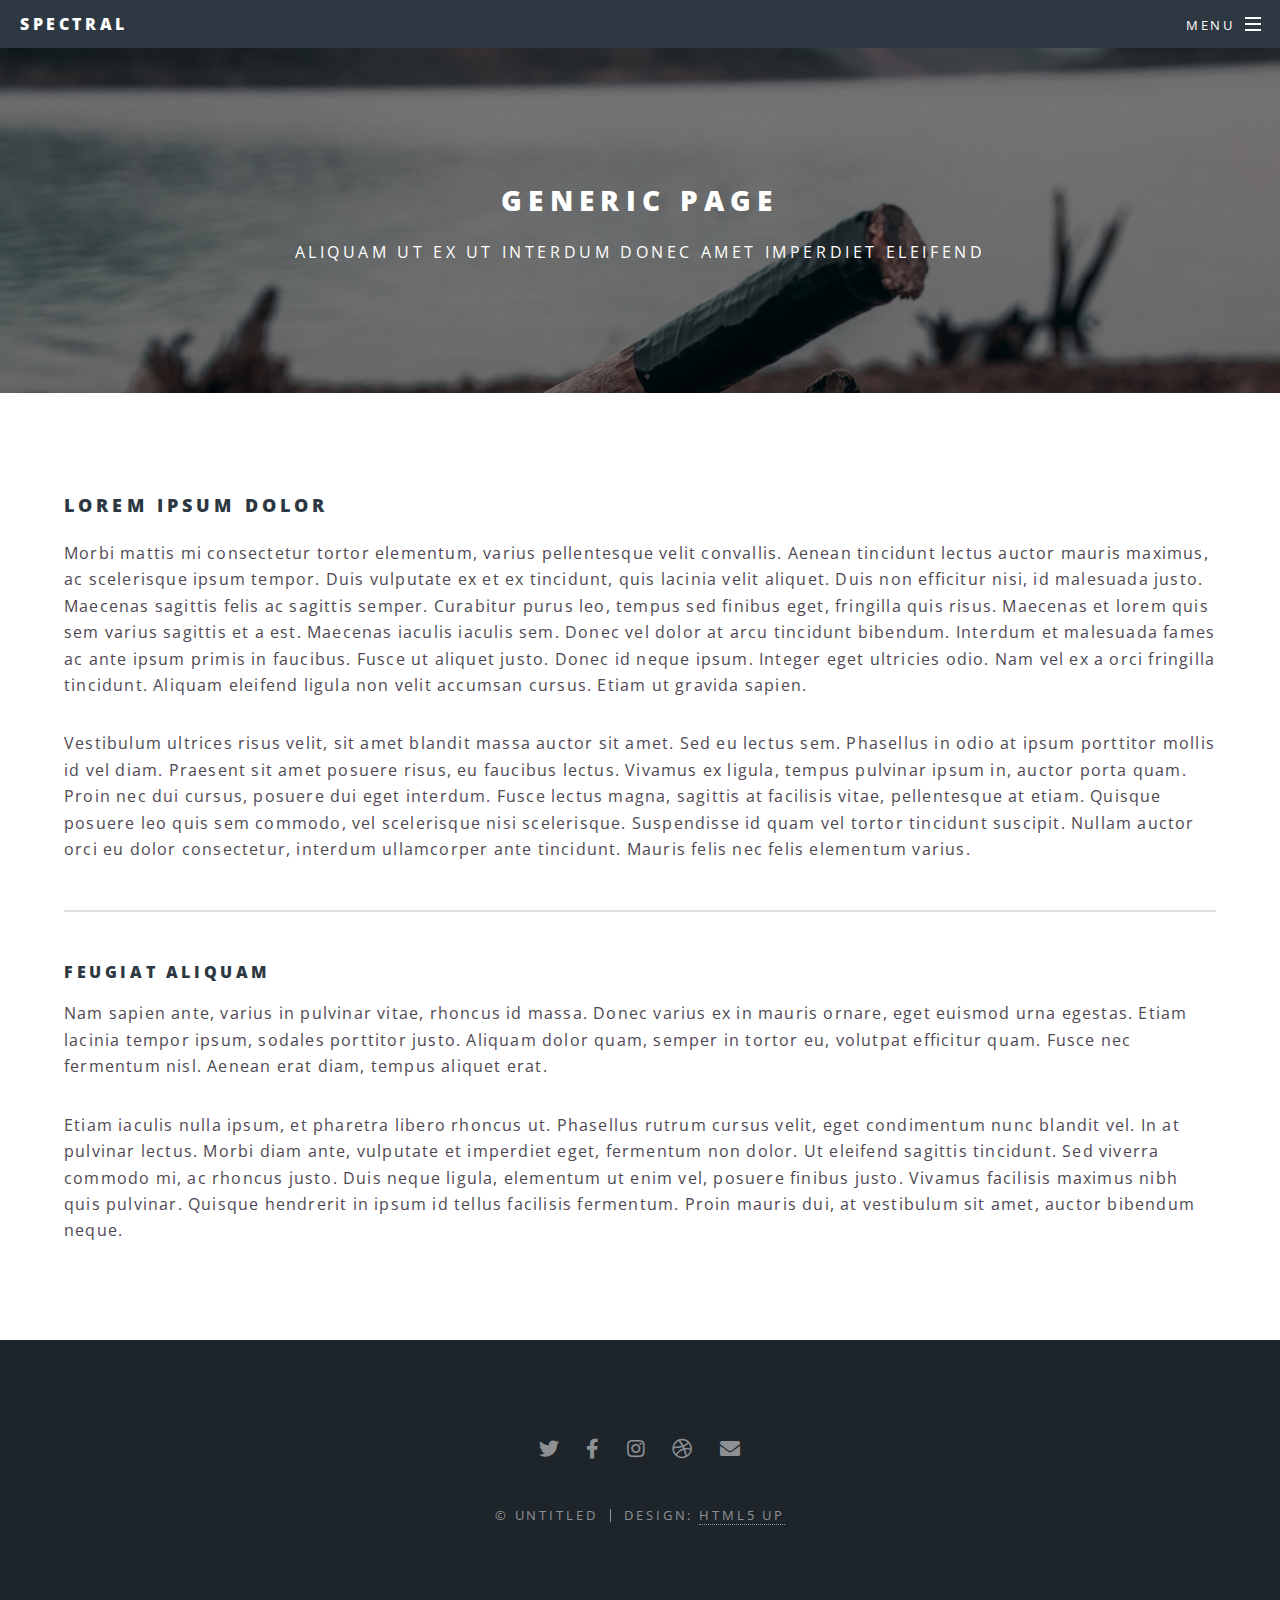
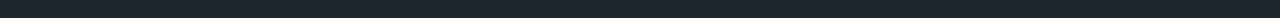
<file: generic.html>
<!DOCTYPE HTML>
<!--
	Spectral by HTML5 UP
	html5up.net | @ajlkn
	Free for personal and commercial use under the CCA 3.0 license (html5up.net/license)
-->
<html>
	<head>
		<title>Generic - Spectral by HTML5 UP</title>
		<meta charset="utf-8" />
		<meta name="viewport" content="width=device-width, initial-scale=1, user-scalable=no" />
		<link rel="stylesheet" href="assets/css/main.css" />
		<noscript><link rel="stylesheet" href="assets/css/noscript.css" /></noscript>
	</head>
	<body class="is-preload">

		<!-- Page Wrapper -->
			<div id="page-wrapper">

				<!-- Header -->
					<header id="header">
						<h1><a href="index.html">Spectral</a></h1>
						<nav id="nav">
							<ul>
								<li class="special">
									<a href="#menu" class="menuToggle"><span>Menu</span></a>
									<div id="menu">
										<ul>
											<li><a href="index.html">Home</a></li>
											<li><a href="generic.html">Generic</a></li>
											<li><a href="elements.html">Elements</a></li>
											<li><a href="#">Sign Up</a></li>
											<li><a href="#">Log In</a></li>
										</ul>
									</div>
								</li>
							</ul>
						</nav>
					</header>

				<!-- Main -->
					<article id="main">
						<header>
							<h2>Generic Page</h2>
							<p>Aliquam ut ex ut interdum donec amet imperdiet eleifend</p>
						</header>
						<section class="wrapper style5">
							<div class="inner">

								<h3>Lorem ipsum dolor</h3>
								<p>Morbi mattis mi consectetur tortor elementum, varius pellentesque velit convallis. Aenean tincidunt lectus auctor mauris maximus, ac scelerisque ipsum tempor. Duis vulputate ex et ex tincidunt, quis lacinia velit aliquet. Duis non efficitur nisi, id malesuada justo. Maecenas sagittis felis ac sagittis semper. Curabitur purus leo, tempus sed finibus eget, fringilla quis risus. Maecenas et lorem quis sem varius sagittis et a est. Maecenas iaculis iaculis sem. Donec vel dolor at arcu tincidunt bibendum. Interdum et malesuada fames ac ante ipsum primis in faucibus. Fusce ut aliquet justo. Donec id neque ipsum. Integer eget ultricies odio. Nam vel ex a orci fringilla tincidunt. Aliquam eleifend ligula non velit accumsan cursus. Etiam ut gravida sapien.</p>

								<p>Vestibulum ultrices risus velit, sit amet blandit massa auctor sit amet. Sed eu lectus sem. Phasellus in odio at ipsum porttitor mollis id vel diam. Praesent sit amet posuere risus, eu faucibus lectus. Vivamus ex ligula, tempus pulvinar ipsum in, auctor porta quam. Proin nec dui cursus, posuere dui eget interdum. Fusce lectus magna, sagittis at facilisis vitae, pellentesque at etiam. Quisque posuere leo quis sem commodo, vel scelerisque nisi scelerisque. Suspendisse id quam vel tortor tincidunt suscipit. Nullam auctor orci eu dolor consectetur, interdum ullamcorper ante tincidunt. Mauris felis nec felis elementum varius.</p>

								<hr />

								<h4>Feugiat aliquam</h4>
								<p>Nam sapien ante, varius in pulvinar vitae, rhoncus id massa. Donec varius ex in mauris ornare, eget euismod urna egestas. Etiam lacinia tempor ipsum, sodales porttitor justo. Aliquam dolor quam, semper in tortor eu, volutpat efficitur quam. Fusce nec fermentum nisl. Aenean erat diam, tempus aliquet erat.</p>

								<p>Etiam iaculis nulla ipsum, et pharetra libero rhoncus ut. Phasellus rutrum cursus velit, eget condimentum nunc blandit vel. In at pulvinar lectus. Morbi diam ante, vulputate et imperdiet eget, fermentum non dolor. Ut eleifend sagittis tincidunt. Sed viverra commodo mi, ac rhoncus justo. Duis neque ligula, elementum ut enim vel, posuere finibus justo. Vivamus facilisis maximus nibh quis pulvinar. Quisque hendrerit in ipsum id tellus facilisis fermentum. Proin mauris dui, at vestibulum sit amet, auctor bibendum neque.</p>

							</div>
						</section>
					</article>

				<!-- Footer -->
					<footer id="footer">
						<ul class="icons">
							<li><a href="#" class="icon brands fa-twitter"><span class="label">Twitter</span></a></li>
							<li><a href="#" class="icon brands fa-facebook-f"><span class="label">Facebook</span></a></li>
							<li><a href="#" class="icon brands fa-instagram"><span class="label">Instagram</span></a></li>
							<li><a href="#" class="icon brands fa-dribbble"><span class="label">Dribbble</span></a></li>
							<li><a href="#" class="icon solid fa-envelope"><span class="label">Email</span></a></li>
						</ul>
						<ul class="copyright">
							<li>&copy; Untitled</li><li>Design: <a href="http://html5up.net">HTML5 UP</a></li>
						</ul>
					</footer>

			</div>

		<!-- Scripts -->
			<script src="assets/js/jquery.min.js"></script>
			<script src="assets/js/jquery.scrollex.min.js"></script>
			<script src="assets/js/jquery.scrolly.min.js"></script>
			<script src="assets/js/browser.min.js"></script>
			<script src="assets/js/breakpoints.min.js"></script>
			<script src="assets/js/util.js"></script>
			<script src="assets/js/main.js"></script>

	</body>
</html>
</file>
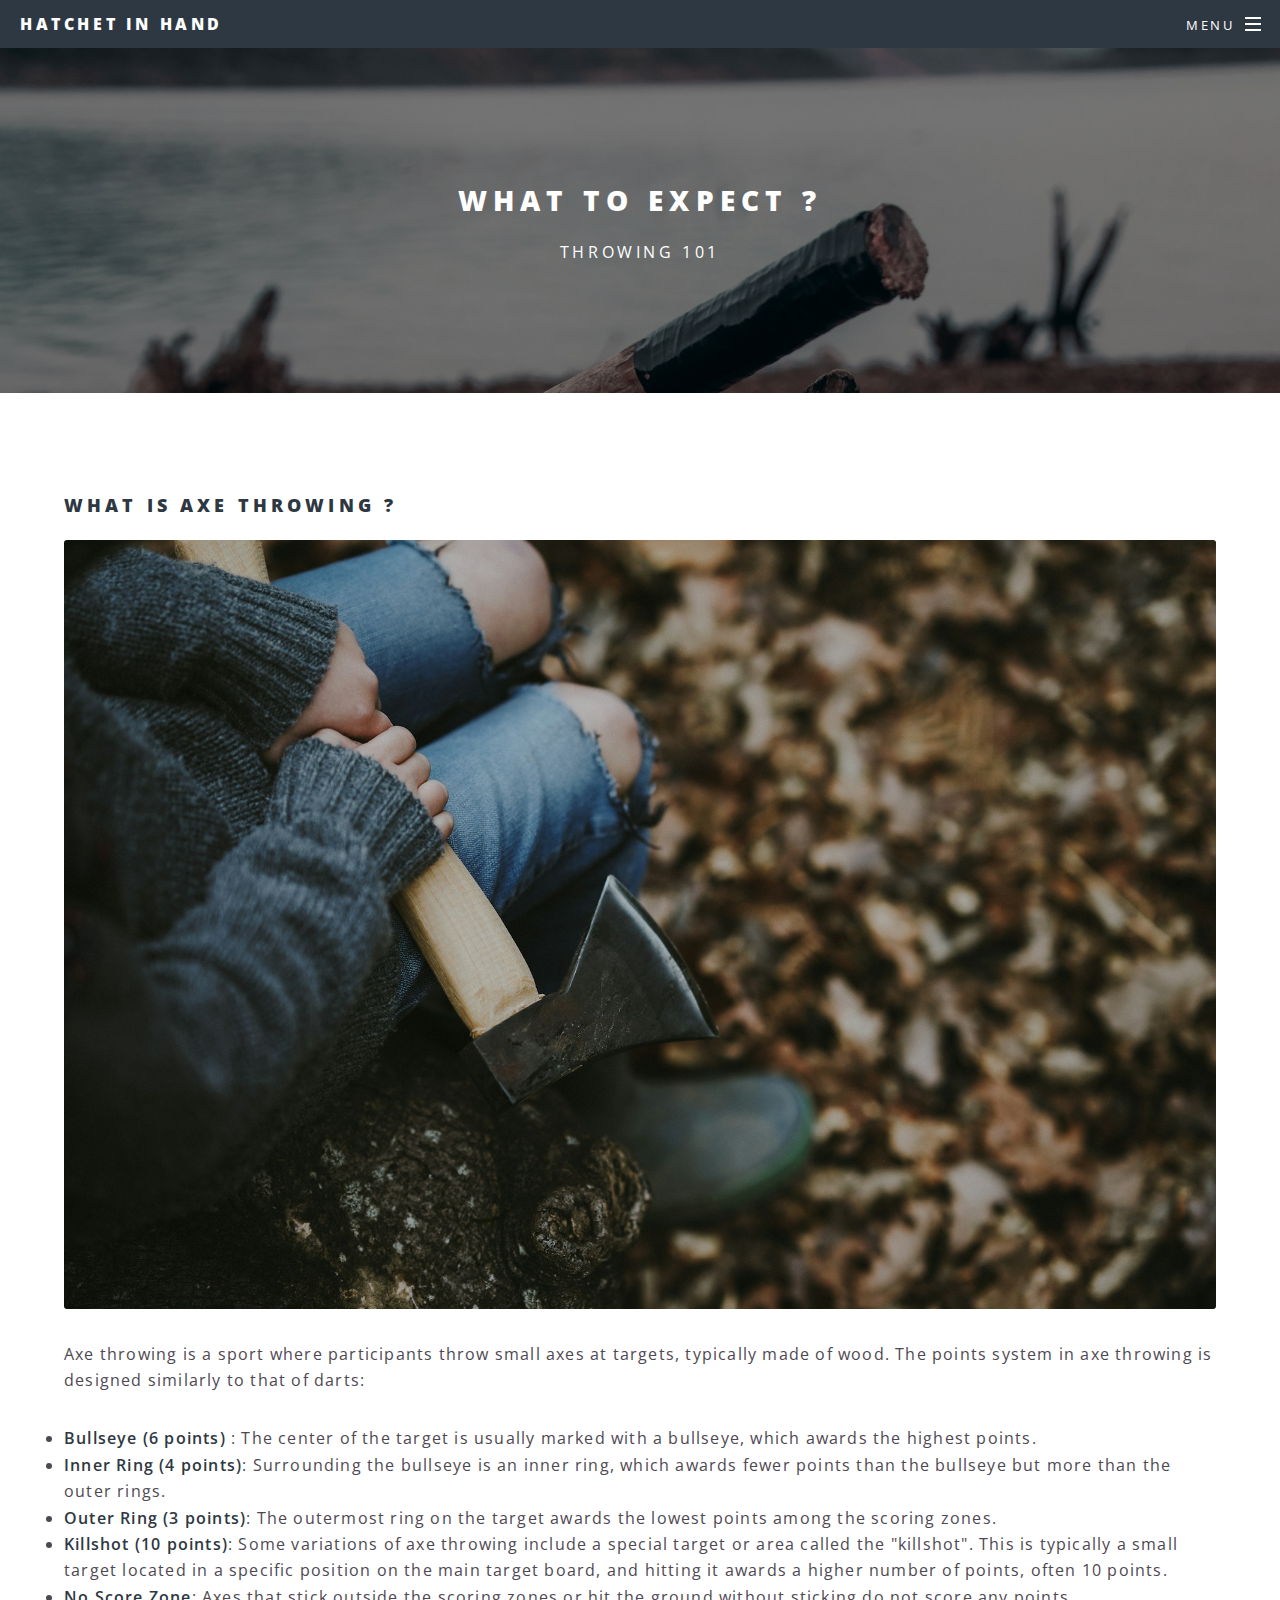
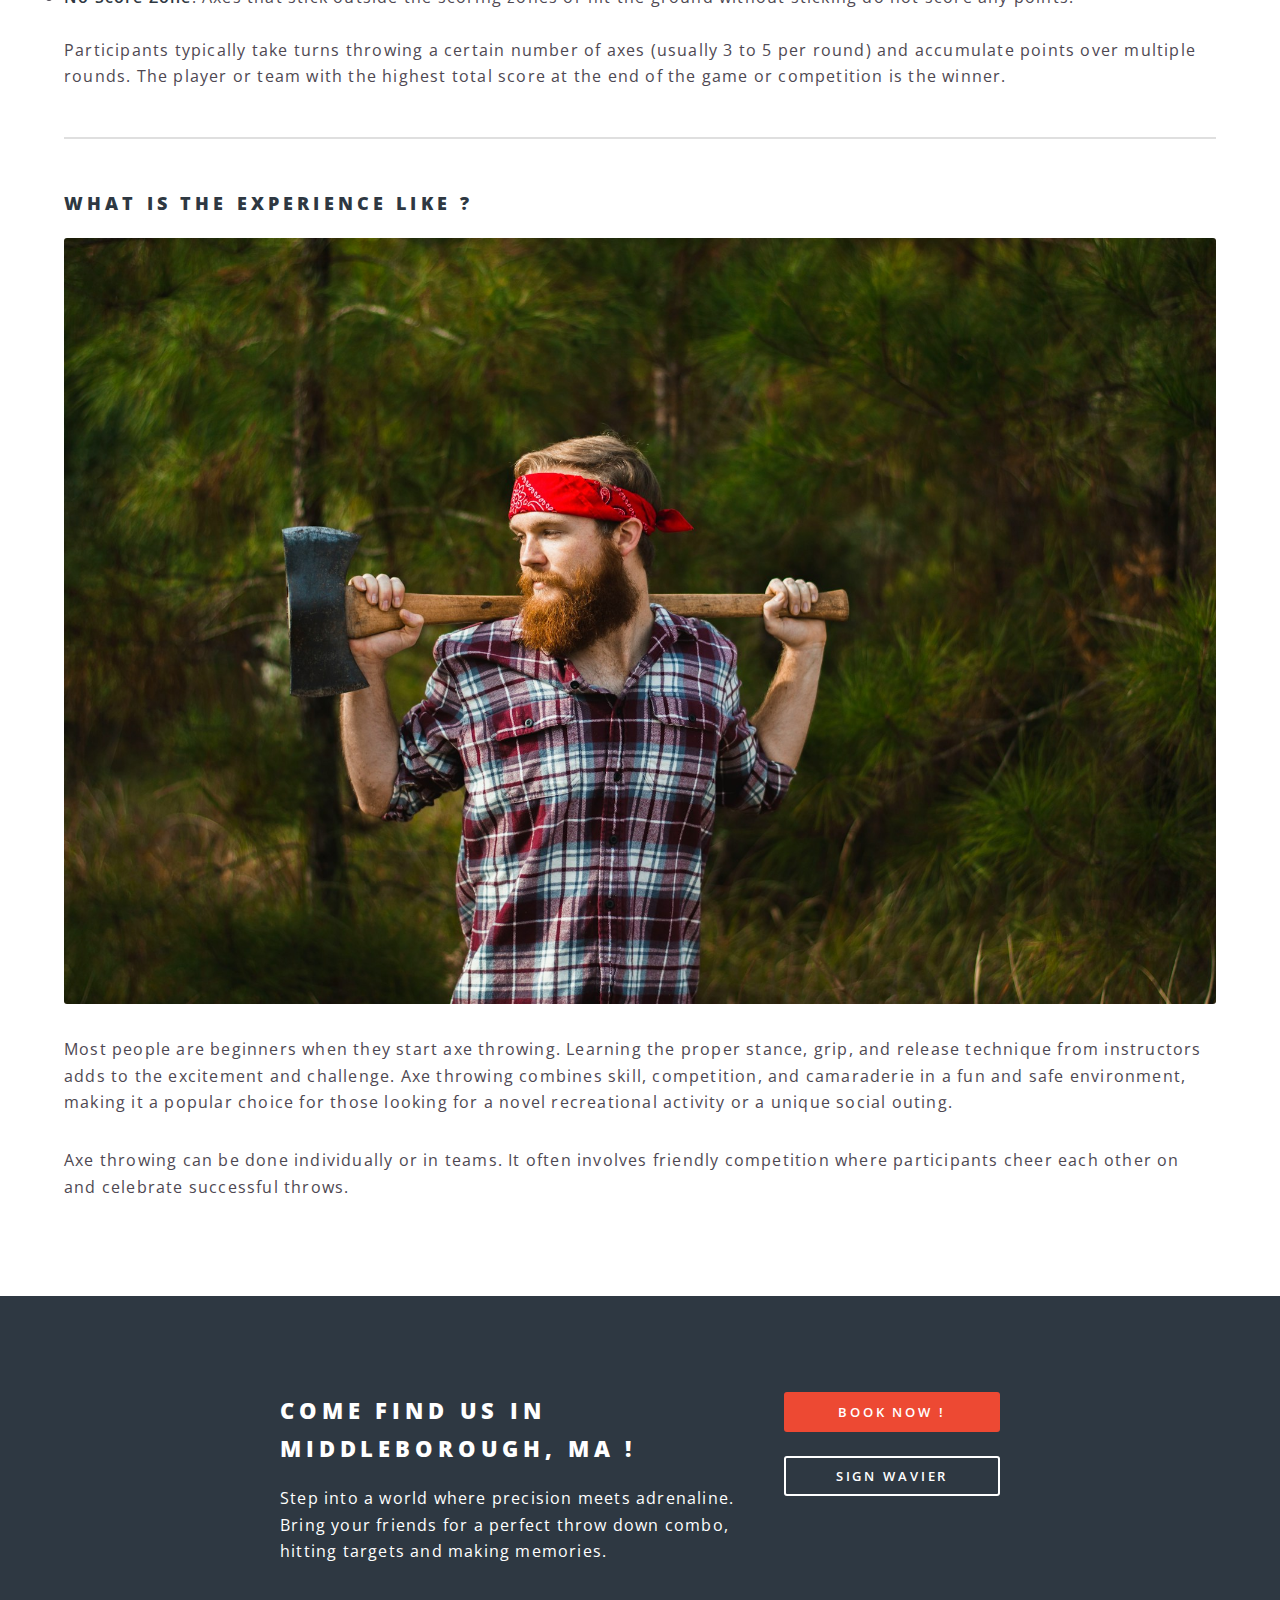
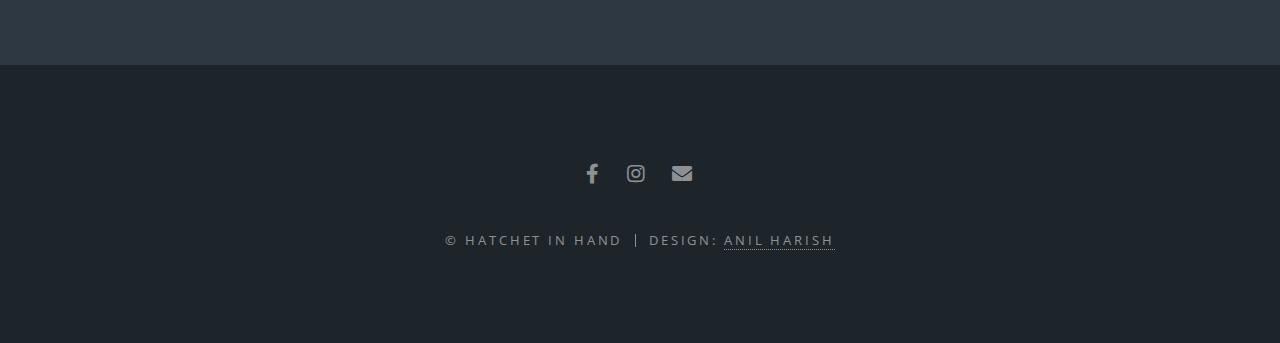
<file: throwing.html>
<!DOCTYPE HTML>
<!--
	Spectral by HTML5 UP
	html5up.net | @ajlkn
	Free for personal and commercial use under the CCA 3.0 license (html5up.net/license)
-->
<html>
	<head>
		<title>Hatchet in Hand - What to Expect ?</title>
		<meta charset="utf-8" />
		<meta name="viewport" content="width=device-width, initial-scale=1, user-scalable=no" />
		<link rel="stylesheet" href="assets/css/main.css" />
		<noscript><link rel="stylesheet" href="assets/css/noscript.css" /></noscript>
		<link href="images/favicon.png" rel="icon">
		<link href="images/favicon_apple.png" rel="apple-touch-icon">
	</head>
	<body class="is-preload">

		<!-- Page Wrapper -->
			<div id="page-wrapper">

				<!-- Header -->
					<header id="header">
						<h1><a href="https://hatchetinhand.com">HATCHET IN HAND</a></h1>
						<nav id="nav">
							<ul>
								<li class="special">
									<a href="#menu" class="menuToggle"><span>Menu</span></a>
									<div id="menu">
										<ul>
                                            <li><a href="https://hatchetinhand.com">Home</a></li>
											<li><a href="https://hatchetinhand.checkfront.com/reserve/documents/directory/">Liability Wavier</a></li>
											<li><a href="about.html">About Us</a></li>
											<li><a href="https://hatchetinhand.checkfront.com/reserve/">Book Your Lane</a></li>
											<li><a href="throwing.html">Before you throw</a></li>
											<li><a href="https://hatchetinhand.checkfront.com/">Employee Portal</a></li>
											<li><a href="faqs.html">FAQs</a></li>
										</ul>
									</div>
								</li>
							</ul>
						</nav>
					</header>

				<!-- Main -->
					<article id="main">
						<header>
							<h2>What to expect ?</h2>
							<p>
								Throwing 101
							</p>
						</header>
						<section class="wrapper style5">
							<div class="inner">
								<h3>What is Axe Throwing ?</h3>
                                <section>
									<div class="box alt">
										<div class="row gtr-50 gtr-uniform">
											<div class="col-12"><span class="image fit"><img src="images/thorwing_1.jpg" alt="" /></span></div>
										</div>
									</div>
								</section>
								<p>
                                Axe throwing is a sport where participants throw small axes at targets, typically made of wood. The points system in axe throwing is designed similarly to that of darts: <br />

                                <li><b>Bullseye (6 points)</b> : The center of the target is usually marked with a bullseye, which  awards the highest points.</li>

                                <li><b>Inner Ring (4 points)</b>: Surrounding the bullseye is an inner ring, which awards fewer points than the bullseye but more than the outer rings.</li>

                                <li><b>Outer Ring (3 points)</b>: The outermost ring on the target awards the lowest points among the scoring zones.</li>

                                <li><b>Killshot (10 points)</b>: Some variations of axe throwing include a special target or area called the "killshot". This is typically a small target located in a specific position on the main target board, and hitting it awards a higher number of points, often 10 points.</li>

                                <li><b>No Score Zone</b>: Axes that stick outside the scoring zones or hit the ground without sticking do not score any points.</li> <br/>

                                Participants typically take turns throwing a certain number of axes (usually 3 to 5 per round) and accumulate points over multiple rounds. The player or team with the highest total score at the end of the game or competition is the winner.
								</p>

								<hr />

								<h3>What is the experience like ?</h3>
								<section>
									<div class="box alt">
										<div class="row gtr-50 gtr-uniform">
											<div class="col-12"><span class="image fit"><img src="images/thorwing_2.jpg" alt="" /></span></div>
										</div>
									</div>
								</section>
								<p>
									Most people are beginners when they start axe throwing. Learning the proper stance, grip, and release technique from instructors adds to the excitement and challenge. Axe throwing combines skill, competition, and camaraderie in a fun and safe environment, making it a popular choice for those looking for a novel recreational activity or a unique social outing.
                                </p>
                                <p>
                                    Axe throwing can be done individually or in teams. It often involves friendly competition where participants cheer each other on and celebrate successful throws.
								</p>

							</div>
						</section>
					</article>
				<section id="cta" class="wrapper style4">
					<div class="inner">
						<header>
							<h2>Come find us in Middleborough, MA !</h2>
							<p>
								Step into a world where precision meets adrenaline. Bring your friends for a perfect throw down combo, hitting targets and making memories.
							</p>
						</header>
						<ul class="actions stacked">
							<li><a href="https://hatchetinhand.checkfront.com/reserve/" class="button fit primary">Book now !</a></li>
							<li><a href="https://hatchetinhand.checkfront.com/reserve/documents/directory/" class="button fit">Sign Wavier</a></li>
						</ul>
					</div>
				</section>

				<!-- Footer -->
					<footer id="footer">
						<ul class="icons">
							<li><a href="https://www.facebook.com/people/Hatchetinhandaxethrowing/61559356663515/" class="icon brands fa-facebook-f"><span class="label">Facebook</span></a></li>
							<li><a href="https://www.instagram.com/hatchetinhandaxethrowing/" class="icon brands fa-instagram"><span class="label">Instagram</span></a></li>
							<li><a href="mailto:hatchetinhand@outlook.com&subject=Help Me Book a Lane &body=Hi Hatchet in Hand,"class="icon solid fa-envelope"><span class="label">Email</span></a></li>
						</ul>
						<ul class="copyright">
							<li>&copy; Hatchet in Hand</li><li>Design: <a href="http://anilharish.com">ANIL HARISH</a></li>
						</ul>
					</footer>

			</div>

		<!-- Scripts -->
			<script src="assets/js/jquery.min.js"></script>
			<script src="assets/js/jquery.scrollex.min.js"></script>
			<script src="assets/js/jquery.scrolly.min.js"></script>
			<script src="assets/js/browser.min.js"></script>
			<script src="assets/js/breakpoints.min.js"></script>
			<script src="assets/js/util.js"></script>
			<script src="assets/js/main.js"></script>

	</body>
</html>
</file>
<file: assets/css/noscript.css>
/*
	Spectral by HTML5 UP
	html5up.net | @ajlkn
	Free for personal and commercial use under the CCA 3.0 license (html5up.net/license)
*/

/* Banner */

	body.is-preload #banner h2 {
		-moz-transform: none;
		-webkit-transform: none;
		-ms-transform: none;
		transform: none;
		opacity: 1;
	}

		body.is-preload #banner h2:before, body.is-preload #banner h2:after {
			width: 100%;
		}

	body.is-preload #banner .more {
		-moz-transform: none;
		-webkit-transform: none;
		-ms-transform: none;
		transform: none;
		opacity: 1;
	}

	body.is-preload #banner:after {
		opacity: 0;
	}
</file>
<file: assets/css/main.css>
@import url(fontawesome-all.min.css);
@import url("https://fonts.googleapis.com/css?family=Open+Sans:400,400italic,600,600italic,800,800italic");

/*
	Spectral by HTML5 UP
	html5up.net | @ajlkn
	Free for personal and commercial use under the CCA 3.0 license (html5up.net/license)
*/

html, body, div, span, applet, object,
iframe, h1, h2, h3, h4, h5, h6, p, blockquote,
pre, a, abbr, acronym, address, big, cite,
code, del, dfn, em, img, ins, kbd, q, s, samp,
small, strike, strong, sub, sup, tt, var, b,
u, i, center, dl, dt, dd, ol, ul, li, fieldset,
form, label, legend, table, caption, tbody,
tfoot, thead, tr, th, td, article, aside,
canvas, details, embed, figure, figcaption,
footer, header, hgroup, menu, nav, output, ruby,
section, summary, time, mark, audio, video {
	margin: 0;
	padding: 0;
	border: 0;
	font-size: 100%;
	font: inherit;
	vertical-align: baseline;}

article, aside, details, figcaption, figure,
footer, header, hgroup, menu, nav, section {
	display: block;}

body {
	line-height: 1;
}

ol, ul {
	list-style: none;
}

blockquote, q {
	quotes: none;
}

	blockquote:before, blockquote:after, q:before, q:after {
		content: '';
		content: none;
	}

table {
	border-collapse: collapse;
	border-spacing: 0;
}

body {
	-webkit-text-size-adjust: none;
}

mark {
	background-color: transparent;
	color: inherit;
}

input::-moz-focus-inner {
	border: 0;
	padding: 0;
}

input, select, textarea {
	-moz-appearance: none;
	-webkit-appearance: none;
	-ms-appearance: none;
	appearance: none;
}

/* Basic */

	@-ms-viewport {
		width: device-width;
	}

	html {
		box-sizing: border-box;
	}

	*, *:before, *:after {
		box-sizing: inherit;
	}

	body {
		background: #2e3842;
	}

		body.is-preload *, body.is-preload *:before, body.is-preload *:after {
			-moz-animation: none !important;
			-webkit-animation: none !important;
			-ms-animation: none !important;
			animation: none !important;
			-moz-transition: none !important;
			-webkit-transition: none !important;
			-ms-transition: none !important;
			transition: none !important;
		}

	body, input, select, textarea {
		color: #fff;
		font-family: "Open Sans", Helvetica, sans-serif;
		font-size: 15pt;
		font-weight: 400;
		letter-spacing: 0.075em;
		line-height: 1.65em;
	}

		@media screen and (max-width: 1680px) {

			body, input, select, textarea {
				font-size: 13pt;
			}

		}

		@media screen and (max-width: 1280px) {

			body, input, select, textarea {
				font-size: 12pt;
			}

		}

		@media screen and (max-width: 736px) {

			body, input, select, textarea {
				font-size: 11pt;
				letter-spacing: 0.0375em;
			}

		}

	a {
		-moz-transition: color 0.2s ease, border-bottom-color 0.2s ease;
		-webkit-transition: color 0.2s ease, border-bottom-color 0.2s ease;
		-ms-transition: color 0.2s ease, border-bottom-color 0.2s ease;
		transition: color 0.2s ease, border-bottom-color 0.2s ease;
		border-bottom: dotted 1px;
		color: inherit;
		text-decoration: none;
	}

		a:hover {
			border-bottom-color: transparent;
		}

	strong, b {
		color: #fff;
		font-weight: 600;
	}

	em, i {
		font-style: italic;
	}

	p {
		margin: 0 0 2em 0;
	}

	h1, h2, h3, h4, h5, h6 {
		color: #fff;
		font-weight: 800;
		letter-spacing: 0.225em;
		line-height: 1em;
		margin: 0 0 1em 0;
		text-transform: uppercase;
	}

		h1 a, h2 a, h3 a, h4 a, h5 a, h6 a {
			color: inherit;
			text-decoration: none;
		}

	h2 {
		font-size: 1.35em;
		line-height: 1.75em;
	}

		@media screen and (max-width: 736px) {

			h2 {
				font-size: 1.1em;
				line-height: 1.65em;
			}

		}

	h3 {
		font-size: 1.15em;
		line-height: 1.75em;
	}

		@media screen and (max-width: 736px) {

			h3 {
				font-size: 1em;
				line-height: 1.65em;
			}

		}

	h4 {
		font-size: 1em;
		line-height: 1.5em;
	}

	h5 {
		font-size: 0.8em;
		line-height: 1.5em;
	}

	h6 {
		font-size: 0.7em;
		line-height: 1.5em;
	}

	sub {
		font-size: 0.8em;
		position: relative;
		top: 0.5em;
	}

	sup {
		font-size: 0.8em;
		position: relative;
		top: -0.5em;
	}

	hr {
		border: 0;
		border-bottom: solid 2px #fff;
		margin: 3em 0;
	}

		hr.major {
			margin: 4.5em 0;
		}

	blockquote {
		border-left: solid 4px #fff;
		font-style: italic;
		margin: 0 0 2em 0;
		padding: 0.5em 0 0.5em 2em;
	}

	code {
		background: rgba(144, 144, 144, 0.25);
		border-radius: 3px;
		font-family: "Courier New", monospace;
		font-size: 0.9em;
		letter-spacing: 0;
		margin: 0 0.25em;
		padding: 0.25em 0.65em;
	}

	pre {
		-webkit-overflow-scrolling: touch;
		font-family: "Courier New", monospace;
		font-size: 0.9em;
		margin: 0 0 2em 0;
	}

		pre code {
			display: block;
			line-height: 1.75em;
			padding: 1em 1.5em;
			overflow-x: auto;
		}

	.align-left {
		text-align: left;
	}

	.align-center {
		text-align: center;
	}

	.align-right {
		text-align: right;
	}

/* Row */

	.row {
		display: flex;
		flex-wrap: wrap;
		box-sizing: border-box;
		align-items: stretch;
	}

		.row > * {
			box-sizing: border-box;
		}

		.row.gtr-uniform > * > :last-child {
			margin-bottom: 0;
		}

		.row.aln-left {
			justify-content: flex-start;
		}

		.row.aln-center {
			justify-content: center;
		}

		.row.aln-right {
			justify-content: flex-end;
		}

		.row.aln-top {
			align-items: flex-start;
		}

		.row.aln-middle {
			align-items: center;
		}

		.row.aln-bottom {
			align-items: flex-end;
		}

		.row > .imp {
			order: -1;
		}

		.row > .col-1 {
			width: 8.33333%;
		}

		.row > .off-1 {
			margin-left: 8.33333%;
		}

		.row > .col-2 {
			width: 16.66667%;
		}

		.row > .off-2 {
			margin-left: 16.66667%;
		}

		.row > .col-3 {
			width: 25%;
		}

		.row > .off-3 {
			margin-left: 25%;
		}

		.row > .col-4 {
			width: 33.33333%;
		}

		.row > .off-4 {
			margin-left: 33.33333%;
		}

		.row > .col-5 {
			width: 41.66667%;
		}

		.row > .off-5 {
			margin-left: 41.66667%;
		}

		.row > .col-6 {
			width: 50%;
		}

		.row > .off-6 {
			margin-left: 50%;
		}

		.row > .col-7 {
			width: 58.33333%;
		}

		.row > .off-7 {
			margin-left: 58.33333%;
		}

		.row > .col-8 {
			width: 66.66667%;
		}

		.row > .off-8 {
			margin-left: 66.66667%;
		}

		.row > .col-9 {
			width: 75%;
		}

		.row > .off-9 {
			margin-left: 75%;
		}

		.row > .col-10 {
			width: 83.33333%;
		}

		.row > .off-10 {
			margin-left: 83.33333%;
		}

		.row > .col-11 {
			width: 91.66667%;
		}

		.row > .off-11 {
			margin-left: 91.66667%;
		}

		.row > .col-12 {
			width: 100%;
		}

		.row > .off-12 {
			margin-left: 100%;
		}

		.row.gtr-0 {
			margin-top: 0;
			margin-left: 0em;
		}

			.row.gtr-0 > * {
				padding: 0 0 0 0em;
			}

			.row.gtr-0.gtr-uniform {
				margin-top: 0em;
			}

				.row.gtr-0.gtr-uniform > * {
					padding-top: 0em;
				}

		.row.gtr-25 {
			margin-top: 0;
			margin-left: -0.375em;
		}

			.row.gtr-25 > * {
				padding: 0 0 0 0.375em;
			}

			.row.gtr-25.gtr-uniform {
				margin-top: -0.375em;
			}

				.row.gtr-25.gtr-uniform > * {
					padding-top: 0.375em;
				}

		.row.gtr-50 {
			margin-top: 0;
			margin-left: -0.75em;
		}

			.row.gtr-50 > * {
				padding: 0 0 0 0.75em;
			}

			.row.gtr-50.gtr-uniform {
				margin-top: -0.75em;
			}

				.row.gtr-50.gtr-uniform > * {
					padding-top: 0.75em;
				}

		.row {
			margin-top: 0;
			margin-left: -1.5em;
		}

			.row > * {
				padding: 0 0 0 1.5em;
			}

			.row.gtr-uniform {
				margin-top: -1.5em;
			}

				.row.gtr-uniform > * {
					padding-top: 1.5em;
				}

		.row.gtr-150 {
			margin-top: 0;
			margin-left: -2.25em;
		}

			.row.gtr-150 > * {
				padding: 0 0 0 2.25em;
			}

			.row.gtr-150.gtr-uniform {
				margin-top: -2.25em;
			}

				.row.gtr-150.gtr-uniform > * {
					padding-top: 2.25em;
				}

		.row.gtr-200 {
			margin-top: 0;
			margin-left: -3em;
		}

			.row.gtr-200 > * {
				padding: 0 0 0 3em;
			}

			.row.gtr-200.gtr-uniform {
				margin-top: -3em;
			}

				.row.gtr-200.gtr-uniform > * {
					padding-top: 3em;
				}

		@media screen and (max-width: 1680px) {

			.row {
				display: flex;
				flex-wrap: wrap;
				box-sizing: border-box;
				align-items: stretch;
			}

				.row > * {
					box-sizing: border-box;
				}

				.row.gtr-uniform > * > :last-child {
					margin-bottom: 0;
				}

				.row.aln-left {
					justify-content: flex-start;
				}

				.row.aln-center {
					justify-content: center;
				}

				.row.aln-right {
					justify-content: flex-end;
				}

				.row.aln-top {
					align-items: flex-start;
				}

				.row.aln-middle {
					align-items: center;
				}

				.row.aln-bottom {
					align-items: flex-end;
				}

				.row > .imp-xlarge {
					order: -1;
				}

				.row > .col-1-xlarge {
					width: 8.33333%;
				}

				.row > .off-1-xlarge {
					margin-left: 8.33333%;
				}

				.row > .col-2-xlarge {
					width: 16.66667%;
				}

				.row > .off-2-xlarge {
					margin-left: 16.66667%;
				}

				.row > .col-3-xlarge {
					width: 25%;
				}

				.row > .off-3-xlarge {
					margin-left: 25%;
				}

				.row > .col-4-xlarge {
					width: 33.33333%;
				}

				.row > .off-4-xlarge {
					margin-left: 33.33333%;
				}

				.row > .col-5-xlarge {
					width: 41.66667%;
				}

				.row > .off-5-xlarge {
					margin-left: 41.66667%;
				}

				.row > .col-6-xlarge {
					width: 50%;
				}

				.row > .off-6-xlarge {
					margin-left: 50%;
				}

				.row > .col-7-xlarge {
					width: 58.33333%;
				}

				.row > .off-7-xlarge {
					margin-left: 58.33333%;
				}

				.row > .col-8-xlarge {
					width: 66.66667%;
				}

				.row > .off-8-xlarge {
					margin-left: 66.66667%;
				}

				.row > .col-9-xlarge {
					width: 75%;
				}

				.row > .off-9-xlarge {
					margin-left: 75%;
				}

				.row > .col-10-xlarge {
					width: 83.33333%;
				}

				.row > .off-10-xlarge {
					margin-left: 83.33333%;
				}

				.row > .col-11-xlarge {
					width: 91.66667%;
				}

				.row > .off-11-xlarge {
					margin-left: 91.66667%;
				}

				.row > .col-12-xlarge {
					width: 100%;
				}

				.row > .off-12-xlarge {
					margin-left: 100%;
				}

				.row.gtr-0 {
					margin-top: 0;
					margin-left: 0em;
				}

					.row.gtr-0 > * {
						padding: 0 0 0 0em;
					}

					.row.gtr-0.gtr-uniform {
						margin-top: 0em;
					}

						.row.gtr-0.gtr-uniform > * {
							padding-top: 0em;
						}

				.row.gtr-25 {
					margin-top: 0;
					margin-left: -0.375em;
				}

					.row.gtr-25 > * {
						padding: 0 0 0 0.375em;
					}

					.row.gtr-25.gtr-uniform {
						margin-top: -0.375em;
					}

						.row.gtr-25.gtr-uniform > * {
							padding-top: 0.375em;
						}

				.row.gtr-50 {
					margin-top: 0;
					margin-left: -0.75em;
				}

					.row.gtr-50 > * {
						padding: 0 0 0 0.75em;
					}

					.row.gtr-50.gtr-uniform {
						margin-top: -0.75em;
					}

						.row.gtr-50.gtr-uniform > * {
							padding-top: 0.75em;
						}

				.row {
					margin-top: 0;
					margin-left: -1.5em;
				}

					.row > * {
						padding: 0 0 0 1.5em;
					}

					.row.gtr-uniform {
						margin-top: -1.5em;
					}

						.row.gtr-uniform > * {
							padding-top: 1.5em;
						}

				.row.gtr-150 {
					margin-top: 0;
					margin-left: -2.25em;
				}

					.row.gtr-150 > * {
						padding: 0 0 0 2.25em;
					}

					.row.gtr-150.gtr-uniform {
						margin-top: -2.25em;
					}

						.row.gtr-150.gtr-uniform > * {
							padding-top: 2.25em;
						}

				.row.gtr-200 {
					margin-top: 0;
					margin-left: -3em;
				}

					.row.gtr-200 > * {
						padding: 0 0 0 3em;
					}

					.row.gtr-200.gtr-uniform {
						margin-top: -3em;
					}

						.row.gtr-200.gtr-uniform > * {
							padding-top: 3em;
						}

		}

		@media screen and (max-width: 1280px) {

			.row {
				display: flex;
				flex-wrap: wrap;
				box-sizing: border-box;
				align-items: stretch;
			}

				.row > * {
					box-sizing: border-box;
				}

				.row.gtr-uniform > * > :last-child {
					margin-bottom: 0;
				}

				.row.aln-left {
					justify-content: flex-start;
				}

				.row.aln-center {
					justify-content: center;
				}

				.row.aln-right {
					justify-content: flex-end;
				}

				.row.aln-top {
					align-items: flex-start;
				}

				.row.aln-middle {
					align-items: center;
				}

				.row.aln-bottom {
					align-items: flex-end;
				}

				.row > .imp-large {
					order: -1;
				}

				.row > .col-1-large {
					width: 8.33333%;
				}

				.row > .off-1-large {
					margin-left: 8.33333%;
				}

				.row > .col-2-large {
					width: 16.66667%;
				}

				.row > .off-2-large {
					margin-left: 16.66667%;
				}

				.row > .col-3-large {
					width: 25%;
				}

				.row > .off-3-large {
					margin-left: 25%;
				}

				.row > .col-4-large {
					width: 33.33333%;
				}

				.row > .off-4-large {
					margin-left: 33.33333%;
				}

				.row > .col-5-large {
					width: 41.66667%;
				}

				.row > .off-5-large {
					margin-left: 41.66667%;
				}

				.row > .col-6-large {
					width: 50%;
				}

				.row > .off-6-large {
					margin-left: 50%;
				}

				.row > .col-7-large {
					width: 58.33333%;
				}

				.row > .off-7-large {
					margin-left: 58.33333%;
				}

				.row > .col-8-large {
					width: 66.66667%;
				}

				.row > .off-8-large {
					margin-left: 66.66667%;
				}

				.row > .col-9-large {
					width: 75%;
				}

				.row > .off-9-large {
					margin-left: 75%;
				}

				.row > .col-10-large {
					width: 83.33333%;
				}

				.row > .off-10-large {
					margin-left: 83.33333%;
				}

				.row > .col-11-large {
					width: 91.66667%;
				}

				.row > .off-11-large {
					margin-left: 91.66667%;
				}

				.row > .col-12-large {
					width: 100%;
				}

				.row > .off-12-large {
					margin-left: 100%;
				}

				.row.gtr-0 {
					margin-top: 0;
					margin-left: 0em;
				}

					.row.gtr-0 > * {
						padding: 0 0 0 0em;
					}

					.row.gtr-0.gtr-uniform {
						margin-top: 0em;
					}

						.row.gtr-0.gtr-uniform > * {
							padding-top: 0em;
						}

				.row.gtr-25 {
					margin-top: 0;
					margin-left: -0.375em;
				}

					.row.gtr-25 > * {
						padding: 0 0 0 0.375em;
					}

					.row.gtr-25.gtr-uniform {
						margin-top: -0.375em;
					}

						.row.gtr-25.gtr-uniform > * {
							padding-top: 0.375em;
						}

				.row.gtr-50 {
					margin-top: 0;
					margin-left: -0.75em;
				}

					.row.gtr-50 > * {
						padding: 0 0 0 0.75em;
					}

					.row.gtr-50.gtr-uniform {
						margin-top: -0.75em;
					}

						.row.gtr-50.gtr-uniform > * {
							padding-top: 0.75em;
						}

				.row {
					margin-top: 0;
					margin-left: -1.5em;
				}

					.row > * {
						padding: 0 0 0 1.5em;
					}

					.row.gtr-uniform {
						margin-top: -1.5em;
					}

						.row.gtr-uniform > * {
							padding-top: 1.5em;
						}

				.row.gtr-150 {
					margin-top: 0;
					margin-left: -2.25em;
				}

					.row.gtr-150 > * {
						padding: 0 0 0 2.25em;
					}

					.row.gtr-150.gtr-uniform {
						margin-top: -2.25em;
					}

						.row.gtr-150.gtr-uniform > * {
							padding-top: 2.25em;
						}

				.row.gtr-200 {
					margin-top: 0;
					margin-left: -3em;
				}

					.row.gtr-200 > * {
						padding: 0 0 0 3em;
					}

					.row.gtr-200.gtr-uniform {
						margin-top: -3em;
					}

						.row.gtr-200.gtr-uniform > * {
							padding-top: 3em;
						}

		}

		@media screen and (max-width: 980px) {

			.row {
				display: flex;
				flex-wrap: wrap;
				box-sizing: border-box;
				align-items: stretch;
			}

				.row > * {
					box-sizing: border-box;
				}

				.row.gtr-uniform > * > :last-child {
					margin-bottom: 0;
				}

				.row.aln-left {
					justify-content: flex-start;
				}

				.row.aln-center {
					justify-content: center;
				}

				.row.aln-right {
					justify-content: flex-end;
				}

				.row.aln-top {
					align-items: flex-start;
				}

				.row.aln-middle {
					align-items: center;
				}

				.row.aln-bottom {
					align-items: flex-end;
				}

				.row > .imp-medium {
					order: -1;
				}

				.row > .col-1-medium {
					width: 8.33333%;
				}

				.row > .off-1-medium {
					margin-left: 8.33333%;
				}

				.row > .col-2-medium {
					width: 16.66667%;
				}

				.row > .off-2-medium {
					margin-left: 16.66667%;
				}

				.row > .col-3-medium {
					width: 25%;
				}

				.row > .off-3-medium {
					margin-left: 25%;
				}

				.row > .col-4-medium {
					width: 33.33333%;
				}

				.row > .off-4-medium {
					margin-left: 33.33333%;
				}

				.row > .col-5-medium {
					width: 41.66667%;
				}

				.row > .off-5-medium {
					margin-left: 41.66667%;
				}

				.row > .col-6-medium {
					width: 50%;
				}

				.row > .off-6-medium {
					margin-left: 50%;
				}

				.row > .col-7-medium {
					width: 58.33333%;
				}

				.row > .off-7-medium {
					margin-left: 58.33333%;
				}

				.row > .col-8-medium {
					width: 66.66667%;
				}

				.row > .off-8-medium {
					margin-left: 66.66667%;
				}

				.row > .col-9-medium {
					width: 75%;
				}

				.row > .off-9-medium {
					margin-left: 75%;
				}

				.row > .col-10-medium {
					width: 83.33333%;
				}

				.row > .off-10-medium {
					margin-left: 83.33333%;
				}

				.row > .col-11-medium {
					width: 91.66667%;
				}

				.row > .off-11-medium {
					margin-left: 91.66667%;
				}

				.row > .col-12-medium {
					width: 100%;
				}

				.row > .off-12-medium {
					margin-left: 100%;
				}

				.row.gtr-0 {
					margin-top: 0;
					margin-left: 0em;
				}

					.row.gtr-0 > * {
						padding: 0 0 0 0em;
					}

					.row.gtr-0.gtr-uniform {
						margin-top: 0em;
					}

						.row.gtr-0.gtr-uniform > * {
							padding-top: 0em;
						}

				.row.gtr-25 {
					margin-top: 0;
					margin-left: -0.375em;
				}

					.row.gtr-25 > * {
						padding: 0 0 0 0.375em;
					}

					.row.gtr-25.gtr-uniform {
						margin-top: -0.375em;
					}

						.row.gtr-25.gtr-uniform > * {
							padding-top: 0.375em;
						}

				.row.gtr-50 {
					margin-top: 0;
					margin-left: -0.75em;
				}

					.row.gtr-50 > * {
						padding: 0 0 0 0.75em;
					}

					.row.gtr-50.gtr-uniform {
						margin-top: -0.75em;
					}

						.row.gtr-50.gtr-uniform > * {
							padding-top: 0.75em;
						}

				.row {
					margin-top: 0;
					margin-left: -1.5em;
				}

					.row > * {
						padding: 0 0 0 1.5em;
					}

					.row.gtr-uniform {
						margin-top: -1.5em;
					}

						.row.gtr-uniform > * {
							padding-top: 1.5em;
						}

				.row.gtr-150 {
					margin-top: 0;
					margin-left: -2.25em;
				}

					.row.gtr-150 > * {
						padding: 0 0 0 2.25em;
					}

					.row.gtr-150.gtr-uniform {
						margin-top: -2.25em;
					}

						.row.gtr-150.gtr-uniform > * {
							padding-top: 2.25em;
						}

				.row.gtr-200 {
					margin-top: 0;
					margin-left: -3em;
				}

					.row.gtr-200 > * {
						padding: 0 0 0 3em;
					}

					.row.gtr-200.gtr-uniform {
						margin-top: -3em;
					}

						.row.gtr-200.gtr-uniform > * {
							padding-top: 3em;
						}

		}

		@media screen and (max-width: 736px) {

			.row {
				display: flex;
				flex-wrap: wrap;
				box-sizing: border-box;
				align-items: stretch;
			}

				.row > * {
					box-sizing: border-box;
				}

				.row.gtr-uniform > * > :last-child {
					margin-bottom: 0;
				}

				.row.aln-left {
					justify-content: flex-start;
				}

				.row.aln-center {
					justify-content: center;
				}

				.row.aln-right {
					justify-content: flex-end;
				}

				.row.aln-top {
					align-items: flex-start;
				}

				.row.aln-middle {
					align-items: center;
				}

				.row.aln-bottom {
					align-items: flex-end;
				}

				.row > .imp-small {
					order: -1;
				}

				.row > .col-1-small {
					width: 8.33333%;
				}

				.row > .off-1-small {
					margin-left: 8.33333%;
				}

				.row > .col-2-small {
					width: 16.66667%;
				}

				.row > .off-2-small {
					margin-left: 16.66667%;
				}

				.row > .col-3-small {
					width: 25%;
				}

				.row > .off-3-small {
					margin-left: 25%;
				}

				.row > .col-4-small {
					width: 33.33333%;
				}

				.row > .off-4-small {
					margin-left: 33.33333%;
				}

				.row > .col-5-small {
					width: 41.66667%;
				}

				.row > .off-5-small {
					margin-left: 41.66667%;
				}

				.row > .col-6-small {
					width: 50%;
				}

				.row > .off-6-small {
					margin-left: 50%;
				}

				.row > .col-7-small {
					width: 58.33333%;
				}

				.row > .off-7-small {
					margin-left: 58.33333%;
				}

				.row > .col-8-small {
					width: 66.66667%;
				}

				.row > .off-8-small {
					margin-left: 66.66667%;
				}

				.row > .col-9-small {
					width: 75%;
				}

				.row > .off-9-small {
					margin-left: 75%;
				}

				.row > .col-10-small {
					width: 83.33333%;
				}

				.row > .off-10-small {
					margin-left: 83.33333%;
				}

				.row > .col-11-small {
					width: 91.66667%;
				}

				.row > .off-11-small {
					margin-left: 91.66667%;
				}

				.row > .col-12-small {
					width: 100%;
				}

				.row > .off-12-small {
					margin-left: 100%;
				}

				.row.gtr-0 {
					margin-top: 0;
					margin-left: 0em;
				}

					.row.gtr-0 > * {
						padding: 0 0 0 0em;
					}

					.row.gtr-0.gtr-uniform {
						margin-top: 0em;
					}

						.row.gtr-0.gtr-uniform > * {
							padding-top: 0em;
						}

				.row.gtr-25 {
					margin-top: 0;
					margin-left: -0.375em;
				}

					.row.gtr-25 > * {
						padding: 0 0 0 0.375em;
					}

					.row.gtr-25.gtr-uniform {
						margin-top: -0.375em;
					}

						.row.gtr-25.gtr-uniform > * {
							padding-top: 0.375em;
						}

				.row.gtr-50 {
					margin-top: 0;
					margin-left: -0.75em;
				}

					.row.gtr-50 > * {
						padding: 0 0 0 0.75em;
					}

					.row.gtr-50.gtr-uniform {
						margin-top: -0.75em;
					}

						.row.gtr-50.gtr-uniform > * {
							padding-top: 0.75em;
						}

				.row {
					margin-top: 0;
					margin-left: -1.5em;
				}

					.row > * {
						padding: 0 0 0 1.5em;
					}

					.row.gtr-uniform {
						margin-top: -1.5em;
					}

						.row.gtr-uniform > * {
							padding-top: 1.5em;
						}

				.row.gtr-150 {
					margin-top: 0;
					margin-left: -2.25em;
				}

					.row.gtr-150 > * {
						padding: 0 0 0 2.25em;
					}

					.row.gtr-150.gtr-uniform {
						margin-top: -2.25em;
					}

						.row.gtr-150.gtr-uniform > * {
							padding-top: 2.25em;
						}

				.row.gtr-200 {
					margin-top: 0;
					margin-left: -3em;
				}

					.row.gtr-200 > * {
						padding: 0 0 0 3em;
					}

					.row.gtr-200.gtr-uniform {
						margin-top: -3em;
					}

						.row.gtr-200.gtr-uniform > * {
							padding-top: 3em;
						}

		}

		@media screen and (max-width: 480px) {

			.row {
				display: flex;
				flex-wrap: wrap;
				box-sizing: border-box;
				align-items: stretch;
			}

				.row > * {
					box-sizing: border-box;
				}

				.row.gtr-uniform > * > :last-child {
					margin-bottom: 0;
				}

				.row.aln-left {
					justify-content: flex-start;
				}

				.row.aln-center {
					justify-content: center;
				}

				.row.aln-right {
					justify-content: flex-end;
				}

				.row.aln-top {
					align-items: flex-start;
				}

				.row.aln-middle {
					align-items: center;
				}

				.row.aln-bottom {
					align-items: flex-end;
				}

				.row > .imp-xsmall {
					order: -1;
				}

				.row > .col-1-xsmall {
					width: 8.33333%;
				}

				.row > .off-1-xsmall {
					margin-left: 8.33333%;
				}

				.row > .col-2-xsmall {
					width: 16.66667%;
				}

				.row > .off-2-xsmall {
					margin-left: 16.66667%;
				}

				.row > .col-3-xsmall {
					width: 25%;
				}

				.row > .off-3-xsmall {
					margin-left: 25%;
				}

				.row > .col-4-xsmall {
					width: 33.33333%;
				}

				.row > .off-4-xsmall {
					margin-left: 33.33333%;
				}

				.row > .col-5-xsmall {
					width: 41.66667%;
				}

				.row > .off-5-xsmall {
					margin-left: 41.66667%;
				}

				.row > .col-6-xsmall {
					width: 50%;
				}

				.row > .off-6-xsmall {
					margin-left: 50%;
				}

				.row > .col-7-xsmall {
					width: 58.33333%;
				}

				.row > .off-7-xsmall {
					margin-left: 58.33333%;
				}

				.row > .col-8-xsmall {
					width: 66.66667%;
				}

				.row > .off-8-xsmall {
					margin-left: 66.66667%;
				}

				.row > .col-9-xsmall {
					width: 75%;
				}

				.row > .off-9-xsmall {
					margin-left: 75%;
				}

				.row > .col-10-xsmall {
					width: 83.33333%;
				}

				.row > .off-10-xsmall {
					margin-left: 83.33333%;
				}

				.row > .col-11-xsmall {
					width: 91.66667%;
				}

				.row > .off-11-xsmall {
					margin-left: 91.66667%;
				}

				.row > .col-12-xsmall {
					width: 100%;
				}

				.row > .off-12-xsmall {
					margin-left: 100%;
				}

				.row.gtr-0 {
					margin-top: 0;
					margin-left: 0em;
				}

					.row.gtr-0 > * {
						padding: 0 0 0 0em;
					}

					.row.gtr-0.gtr-uniform {
						margin-top: 0em;
					}

						.row.gtr-0.gtr-uniform > * {
							padding-top: 0em;
						}

				.row.gtr-25 {
					margin-top: 0;
					margin-left: -0.375em;
				}

					.row.gtr-25 > * {
						padding: 0 0 0 0.375em;
					}

					.row.gtr-25.gtr-uniform {
						margin-top: -0.375em;
					}

						.row.gtr-25.gtr-uniform > * {
							padding-top: 0.375em;
						}

				.row.gtr-50 {
					margin-top: 0;
					margin-left: -0.75em;
				}

					.row.gtr-50 > * {
						padding: 0 0 0 0.75em;
					}

					.row.gtr-50.gtr-uniform {
						margin-top: -0.75em;
					}

						.row.gtr-50.gtr-uniform > * {
							padding-top: 0.75em;
						}

				.row {
					margin-top: 0;
					margin-left: -1.5em;
				}

					.row > * {
						padding: 0 0 0 1.5em;
					}

					.row.gtr-uniform {
						margin-top: -1.5em;
					}

						.row.gtr-uniform > * {
							padding-top: 1.5em;
						}

				.row.gtr-150 {
					margin-top: 0;
					margin-left: -2.25em;
				}

					.row.gtr-150 > * {
						padding: 0 0 0 2.25em;
					}

					.row.gtr-150.gtr-uniform {
						margin-top: -2.25em;
					}

						.row.gtr-150.gtr-uniform > * {
							padding-top: 2.25em;
						}

				.row.gtr-200 {
					margin-top: 0;
					margin-left: -3em;
				}

					.row.gtr-200 > * {
						padding: 0 0 0 3em;
					}

					.row.gtr-200.gtr-uniform {
						margin-top: -3em;
					}

						.row.gtr-200.gtr-uniform > * {
							padding-top: 3em;
						}

		}

/* Section/Article */

	section.special, article.special {
		text-align: center;
	}

	header p {
		color: rgba(255, 255, 255, 0.5);
		position: relative;
		top: -0.25em;
	}

	header h3 + p {
		font-size: 1.1em;
	}

	header h4 + p,
	header h5 + p,
	header h6 + p {
		font-size: 0.9em;
	}

	header.major {
		margin: 0 0 3.5em 0;
	}

		header.major h2, header.major h3, header.major h4, header.major h5, header.major h6 {
			border-bottom: solid 2px #fff;
			display: inline-block;
			padding-bottom: 1em;
			position: relative;
		}

			header.major h2:after, header.major h3:after, header.major h4:after, header.major h5:after, header.major h6:after {
				content: '';
				display: block;
				height: 1px;
			}

		header.major p {
			color: #fff;
			top: 0;
		}

		@media screen and (max-width: 736px) {

			header.major {
				margin: 0 0 2em 0;
			}

		}

	@media screen and (max-width: 980px) {

		header br {
			display: none;
		}

	}

/* Form */

	form {
		margin: 0 0 2em 0;
	}

	label {
		color: #fff;
		display: block;
		font-size: 0.9em;
		font-weight: 600;
		margin: 0 0 1em 0;
	}

	input[type="text"],
	input[type="password"],
	input[type="email"],
	select,
	textarea {
		-moz-appearance: none;
		-webkit-appearance: none;
		-ms-appearance: none;
		appearance: none;
		background-color: rgba(144, 144, 144, 0.25);
		border-radius: 3px;
		border: none;
		color: inherit;
		display: block;
		outline: 0;
		padding: 0 1em;
		text-decoration: none;
		width: 100%;
	}

		input[type="text"]:invalid,
		input[type="password"]:invalid,
		input[type="email"]:invalid,
		select:invalid,
		textarea:invalid {
			box-shadow: none;
		}

		input[type="text"]:focus,
		input[type="password"]:focus,
		input[type="email"]:focus,
		select:focus,
		textarea:focus {
			box-shadow: 0 0 0 2px #86472f;
		}

	select {
		background-size: 1.25em;
		background-repeat: no-repeat;
		background-position: calc(100% - 1em) center;
		height: 2.75em;
		padding-right: 2.75em;
		text-overflow: ellipsis;
	}

		select:focus::-ms-value {
			background-color: transparent;
		}

		select::-ms-expand {
			display: none;
		}

	input[type="text"],
	input[type="password"],
	input[type="email"],
	select {
		height: 2.75em;
	}

	textarea {
		padding: 0.75em 1em;
	}

	input[type="checkbox"],
	input[type="radio"] {
		-moz-appearance: none;
		-webkit-appearance: none;
		-ms-appearance: none;
		appearance: none;
		display: block;
		float: left;
		margin-right: -2em;
		opacity: 0;
		width: 1em;
		z-index: -1;
	}

		input[type="checkbox"] + label,
		input[type="radio"] + label {
			text-decoration: none;
			color: #fff;
			cursor: pointer;
			display: inline-block;
			font-size: 1em;
			font-weight: 400;
			padding-left: 2.4em;
			padding-right: 0.75em;
			position: relative;
		}

			input[type="checkbox"] + label:before,
			input[type="radio"] + label:before {
				-moz-osx-font-smoothing: grayscale;
				-webkit-font-smoothing: antialiased;
				display: inline-block;
				font-style: normal;
				font-variant: normal;
				text-rendering: auto;
				line-height: 1;
				text-transform: none !important;
				font-family: 'Font Awesome 5 Free';
				font-weight: 900;
			}

			input[type="checkbox"] + label:before,
			input[type="radio"] + label:before {
				background: rgba(144, 144, 144, 0.25);
				border-radius: 3px;
				content: '';
				display: inline-block;
				font-size: 0.8em;
				height: 2.0625em;
				left: 0;
				line-height: 2.0625em;
				position: absolute;
				text-align: center;
				top: 0;
				width: 2.0625em;
			}

		input[type="checkbox"]:checked + label:before,
		input[type="radio"]:checked + label:before {
			background: #2e3842;
			color: #fff;
			content: '\f00c';
		}

		input[type="checkbox"]:focus + label:before,
		input[type="radio"]:focus + label:before {
			box-shadow: 0 0 0 2px #86472f;
		}

	input[type="checkbox"] + label:before {
		border-radius: 3px;
	}

	input[type="radio"] + label:before {
		border-radius: 100%;
	}

	::-webkit-input-placeholder {
		color: rgba(255, 255, 255, 0.5) !important;
		opacity: 1.0;
	}

	:-moz-placeholder {
		color: rgba(255, 255, 255, 0.5) !important;
		opacity: 1.0;
	}

	::-moz-placeholder {
		color: rgba(255, 255, 255, 0.5) !important;
		opacity: 1.0;
	}

	:-ms-input-placeholder {
		color: rgba(255, 255, 255, 0.5) !important;
		opacity: 1.0;
	}

/* Box */

	.box {
		border-radius: 3px;
		border: solid 2px #fff;
		margin-bottom: 2em;
		padding: 1.5em;
	}

		.box > :last-child,
		.box > :last-child > :last-child,
		.box > :last-child > :last-child > :last-child {
			margin-bottom: 0;
		}

		.box.alt {
			border: 0;
			border-radius: 0;
			padding: 0;
		}

/* Icon */

	.icon {
		text-decoration: none;
		border-bottom: none;
		position: relative;
	}

		.icon:before {
			-moz-osx-font-smoothing: grayscale;
			-webkit-font-smoothing: antialiased;
			display: inline-block;
			font-style: normal;
			font-variant: normal;
			text-rendering: auto;
			line-height: 1;
			text-transform: none !important;
			font-family: 'Font Awesome 5 Free';
			font-weight: 400;
		}

		.icon > .label {
			display: none;
		}

		.icon:before {
			line-height: inherit;
		}

		.icon.solid:before {
			font-weight: 900;
		}

		.icon.brands:before {
			font-family: 'Font Awesome 5 Brands';
		}

		.icon.major {
			-moz-transform: rotate(-45deg);
			-webkit-transform: rotate(-45deg);
			-ms-transform: rotate(-45deg);
			transform: rotate(-45deg);
			border-radius: 3px;
			border: solid 2px #fff;
			display: inline-block;
			font-size: 1.35em;
			height: calc(3em + 2px);
			line-height: 3em;
			text-align: center;
			width: calc(3em + 2px);
		}

			.icon.major:before {
				-moz-transform: rotate(45deg);
				-webkit-transform: rotate(45deg);
				-ms-transform: rotate(45deg);
				transform: rotate(45deg);
				display: inline-block;
				font-size: 1.5em;
			}

			@media screen and (max-width: 736px) {

				.icon.major {
					font-size: 1em;
				}

			}

		.icon.style1 {
			color: #00ffcc;
		}

		.icon.style2 {
			color: #00f0ff;
		}

		.icon.style3 {
			color: #76ddff;
		}

/* Image */

	.image {
		border-radius: 3px;
		border: 0;
		display: inline-block;
		position: relative;
	}

		.image img {
			border-radius: 3px;
			display: block;
		}

		.image.left {
			float: left;
			margin: 0 2em 2em 0;
			top: 0.25em;
		}

		.image.right {
			float: right;
			margin: 0 0 2em 2em;
			top: 0.25em;
		}

		.image.left, .image.right {
			max-width: 40%;
		}

			.image.left img, .image.right img {
				width: 100%;
			}

		.image.fit {
			display: block;
			margin: 0 0 2em 0;
			width: 100%;
		}

			.image.fit img {
				width: 100%;
			}

/* List */

	ol {
		list-style: decimal;
		margin: 0 0 2em 0;
		padding-left: 1.25em;
	}

		ol li {
			padding-left: 0.25em;
		}

	ul {
		list-style: disc;
		margin: 0 0 2em 0;
		padding-left: 1em;
	}

		ul li {
			padding-left: 0.5em;
		}

		ul.alt {
			list-style: none;
			padding-left: 0;
		}

			ul.alt li {
				border-top: solid 1px #fff;
				padding: 0.5em 0;
			}

				ul.alt li:first-child {
					border-top: 0;
					padding-top: 0;
				}

	dl {
		margin: 0 0 2em 0;
	}

/* Actions */

	ul.actions {
		display: -moz-flex;
		display: -webkit-flex;
		display: -ms-flex;
		display: flex;
		cursor: default;
		list-style: none;
		margin-left: -1em;
		padding-left: 0;
	}

		ul.actions li {
			padding: 0 0 0 1em;
			vertical-align: middle;
		}

		ul.actions.special {
			-moz-justify-content: center;
			-webkit-justify-content: center;
			-ms-justify-content: center;
			justify-content: center;
			width: 100%;
			margin-left: 0;
		}

			ul.actions.special li:first-child {
				padding-left: 0;
			}

		ul.actions.stacked {
			-moz-flex-direction: column;
			-webkit-flex-direction: column;
			-ms-flex-direction: column;
			flex-direction: column;
			margin-left: 0;
		}

			ul.actions.stacked li {
				padding: 1em 0 0 0;
			}

				ul.actions.stacked li:first-child {
					padding-top: 0;
				}

		ul.actions.fit {
			width: calc(100% + 1em);
		}

			ul.actions.fit li {
				-moz-flex-grow: 1;
				-webkit-flex-grow: 1;
				-ms-flex-grow: 1;
				flex-grow: 1;
				-moz-flex-shrink: 1;
				-webkit-flex-shrink: 1;
				-ms-flex-shrink: 1;
				flex-shrink: 1;
				width: 100%;
			}

				ul.actions.fit li > * {
					width: 100%;
				}

			ul.actions.fit.stacked {
				width: 100%;
			}

		@media screen and (max-width: 480px) {

			ul.actions:not(.fixed) {
				-moz-flex-direction: column;
				-webkit-flex-direction: column;
				-ms-flex-direction: column;
				flex-direction: column;
				margin-left: 0;
				width: 100% !important;
			}

				ul.actions:not(.fixed) li {
					-moz-flex-grow: 1;
					-webkit-flex-grow: 1;
					-ms-flex-grow: 1;
					flex-grow: 1;
					-moz-flex-shrink: 1;
					-webkit-flex-shrink: 1;
					-ms-flex-shrink: 1;
					flex-shrink: 1;
					padding: 1em 0 0 0;
					text-align: center;
					width: 100%;
				}

					ul.actions:not(.fixed) li > * {
						width: 100%;
					}

					ul.actions:not(.fixed) li:first-child {
						padding-top: 0;
					}

					ul.actions:not(.fixed) li input[type="submit"],
					ul.actions:not(.fixed) li input[type="reset"],
					ul.actions:not(.fixed) li input[type="button"],
					ul.actions:not(.fixed) li button,
					ul.actions:not(.fixed) li .button {
						width: 100%;
					}

						ul.actions:not(.fixed) li input[type="submit"].icon:before,
						ul.actions:not(.fixed) li input[type="reset"].icon:before,
						ul.actions:not(.fixed) li input[type="button"].icon:before,
						ul.actions:not(.fixed) li button.icon:before,
						ul.actions:not(.fixed) li .button.icon:before {
							margin-left: -0.5em;
						}

		}

/* Icons */

	ul.icons {
		cursor: default;
		list-style: none;
		padding-left: 0;
	}

		ul.icons li {
			display: inline-block;
			padding: 0 1em 0 0;
		}

			ul.icons li:last-child {
				padding-right: 0 !important;
			}

		ul.icons.major {
			padding: 1em 0;
		}

			ul.icons.major li {
				padding-right: 3.5em;
			}

				@media screen and (max-width: 736px) {

					ul.icons.major li {
						padding: 0 1em !important;
					}

				}

/* Table */

	.table-wrapper {
		-webkit-overflow-scrolling: touch;
		overflow-x: auto;
	}

	table {
		margin: 0 0 2em 0;
		width: 100%;
	}

		table tbody tr {
			border: solid 1px #fff;
			border-left: 0;
			border-right: 0;
		}

			table tbody tr:nth-child(2n + 1) {
				background-color: rgba(144, 144, 144, 0.25);
			}

		table td {
			padding: 0.75em 0.75em;
		}

		table th {
			color: #fff;
			font-size: 0.9em;
			font-weight: 600;
			padding: 0 0.75em 0.75em 0.75em;
			text-align: left;
		}

		table thead {
			border-bottom: solid 2px #fff;
		}

		table tfoot {
			border-top: solid 2px #fff;
		}

		table.alt {
			border-collapse: separate;
		}

			table.alt tbody tr td {
				border: solid 1px #fff;
				border-left-width: 0;
				border-top-width: 0;
			}

				table.alt tbody tr td:first-child {
					border-left-width: 1px;
				}

			table.alt tbody tr:first-child td {
				border-top-width: 1px;
			}

			table.alt thead {
				border-bottom: 0;
			}

			table.alt tfoot {
				border-top: 0;
			}

/* Button */

	input[type="submit"],
	input[type="reset"],
	input[type="button"],
	button,
	.button {
		-moz-appearance: none;
		-webkit-appearance: none;
		-ms-appearance: none;
		appearance: none;
		-moz-transition: background-color 0.2s ease-in-out, color 0.2s ease-in-out;
		-webkit-transition: background-color 0.2s ease-in-out, color 0.2s ease-in-out;
		-ms-transition: background-color 0.2s ease-in-out, color 0.2s ease-in-out;
		transition: background-color 0.2s ease-in-out, color 0.2s ease-in-out;
		background-color: transparent;
		border-radius: 3px;
		border: 0;
		box-shadow: inset 0 0 0 2px #fff;
		color: #fff;
		cursor: pointer;
		display: inline-block;
		font-size: 0.8em;
		font-weight: 600;
		height: 3.125em;
		letter-spacing: 0.225em;
		line-height: 3.125em;
		max-width: 30em;
		padding: 0 2.75em;
		text-align: center;
		text-decoration: none;
		text-transform: uppercase;
		white-space: nowrap;
		overflow: hidden;
		text-overflow: ellipsis;
	}

		input[type="submit"]:hover,
		input[type="reset"]:hover,
		input[type="button"]:hover,
		button:hover,
		.button:hover {
			background-color: rgba(144, 144, 144, 0.25);
		}

		input[type="submit"]:active,
		input[type="reset"]:active,
		input[type="button"]:active,
		button:active,
		.button:active {
			background-color: rgba(144, 144, 144, 0.5);
		}

		input[type="submit"].icon:before,
		input[type="reset"].icon:before,
		input[type="button"].icon:before,
		button.icon:before,
		.button.icon:before {
			margin-right: 0.5em;
		}

		input[type="submit"].fit,
		input[type="reset"].fit,
		input[type="button"].fit,
		button.fit,
		.button.fit {
			width: 100%;
		}

		input[type="submit"].small,
		input[type="reset"].small,
		input[type="button"].small,
		button.small,
		.button.small {
			font-size: 0.8em;
		}

		input[type="submit"].large,
		input[type="reset"].large,
		input[type="button"].large,
		button.large,
		.button.large {
			font-size: 1.35em;
		}

		input[type="submit"].primary,
		input[type="reset"].primary,
		input[type="button"].primary,
		button.primary,
		.button.primary {
			background-color: #ed4933;
			box-shadow: none !important;
			color: #ffffff !important;
		}

			input[type="submit"].primary:hover,
			input[type="reset"].primary:hover,
			input[type="button"].primary:hover,
			button.primary:hover,
			.button.primary:hover {
				background-color: #ef5e4a !important;
			}

			input[type="submit"].primary:active,
			input[type="reset"].primary:active,
			input[type="button"].primary:active,
			button.primary:active,
			.button.primary:active {
				background-color: #eb341c !important;
			}

		input[type="submit"].disabled, input[type="submit"]:disabled,
		input[type="reset"].disabled,
		input[type="reset"]:disabled,
		input[type="button"].disabled,
		input[type="button"]:disabled,
		button.disabled,
		button:disabled,
		.button.disabled,
		.button:disabled {
			pointer-events: none;
			opacity: 0.25;
		}

		@media screen and (max-width: 736px) {

			input[type="submit"],
			input[type="reset"],
			input[type="button"],
			button,
			.button {
				height: 3.75em;
				line-height: 3.75em;
			}

		}

/* Features */

	.features {
		display: -moz-flex;
		display: -webkit-flex;
		display: -ms-flex;
		display: flex;
		-moz-flex-wrap: wrap;
		-webkit-flex-wrap: wrap;
		-ms-flex-wrap: wrap;
		flex-wrap: wrap;
		-moz-justify-content: center;
		-webkit-justify-content: center;
		-ms-justify-content: center;
		justify-content: center;
		list-style: none;
		padding: 0;
		width: 100%;
	}

		.features li {
			padding: 4em 4em 2em 6em ;
			display: block;
			position: relative;
			text-align: left;
			width: 50%;
		}

			.features li:nth-child(1) {
				background-color: rgba(0, 0, 0, 0.035);
			}

			.features li:nth-child(2) {
				background-color: rgba(0, 0, 0, 0.07);
			}

			.features li:nth-child(3) {
				background-color: rgba(0, 0, 0, 0.105);
			}

			.features li:nth-child(4) {
				background-color: rgba(0, 0, 0, 0.14);
			}

			.features li:nth-child(5) {
				background-color: rgba(0, 0, 0, 0.175);
			}

			.features li:nth-child(6) {
				background-color: rgba(0, 0, 0, 0.21);
			}

			.features li:nth-child(7) {
				background-color: rgba(0, 0, 0, 0.245);
			}

			.features li:nth-child(8) {
				background-color: rgba(0, 0, 0, 0.28);
			}

			.features li:nth-child(9) {
				background-color: rgba(0, 0, 0, 0.315);
			}

			.features li:nth-child(10) {
				background-color: rgba(0, 0, 0, 0.35);
			}

			.features li:before {
				display: block;
				color: #00ffcc;
				position: absolute;
				left: 1.75em;
				top: 2.75em;
				font-size: 1.5em;
			}

			.features li:nth-child(1) {
				border-top-left-radius: 3px;
			}

			.features li:nth-child(2) {
				border-top-right-radius: 3px;
			}

			.features li:nth-last-child(1) {
				border-bottom-right-radius: 3px;
			}

			.features li:nth-last-child(2) {
				border-bottom-left-radius: 3px;
			}

			@media screen and (max-width: 980px) {

				.features li {
					padding: 3em 2em 1em 2em ;
					text-align: center;
				}

					.features li:before {
						left: 0;
						margin: 0 0 1em 0;
						position: relative;
						top: 0;
					}

			}

			@media screen and (max-width: 736px) {

				.features li {
					padding: 3em 0 1em 0 ;
					background-color: transparent !important;
					border-top: solid 2px #fff;
					width: 100%;
				}

					.features li:first-child {
						border-top: 0;
					}

			}

/* Spotlight */

	.spotlight {
		-moz-align-items: center;
		-webkit-align-items: center;
		-ms-align-items: center;
		align-items: center;
		display: -moz-flex;
		display: -webkit-flex;
		display: -ms-flex;
		display: flex;
	}

		.spotlight .image {
			-moz-order: 1;
			-webkit-order: 1;
			-ms-order: 1;
			order: 1;
			border-radius: 0;
			width: 40%;
		}

			.spotlight .image img {
				border-radius: 0;
				width: 100%;
			}

		.spotlight .content {
			padding: 2em 4em 0.1em 4em ;
			-moz-order: 2;
			-webkit-order: 2;
			-ms-order: 2;
			order: 2;
			max-width: 48em;
			width: 60%;
		}

		.spotlight:nth-child(2n) {
			-moz-flex-direction: row-reverse;
			-webkit-flex-direction: row-reverse;
			-ms-flex-direction: row-reverse;
			flex-direction: row-reverse;
		}

		.spotlight:nth-child(1) {
			background-color: rgba(0, 0, 0, 0.075);
		}

		.spotlight:nth-child(2) {
			background-color: rgba(0, 0, 0, 0.15);
		}

		.spotlight:nth-child(3) {
			background-color: rgba(0, 0, 0, 0.225);
		}

		.spotlight:nth-child(4) {
			background-color: rgba(0, 0, 0, 0.3);
		}

		.spotlight:nth-child(5) {
			background-color: rgba(0, 0, 0, 0.375);
		}

		.spotlight:nth-child(6) {
			background-color: rgba(0, 0, 0, 0.45);
		}

		.spotlight:nth-child(7) {
			background-color: rgba(0, 0, 0, 0.525);
		}

		.spotlight:nth-child(8) {
			background-color: rgba(0, 0, 0, 0.6);
		}

		.spotlight:nth-child(9) {
			background-color: rgba(0, 0, 0, 0.675);
		}

		.spotlight:nth-child(10) {
			background-color: rgba(0, 0, 0, 0.75);
		}

		@media screen and (max-width: 1280px) {

			.spotlight .image {
				width: 45%;
			}

			.spotlight .content {
				width: 55%;
			}

		}

		@media screen and (max-width: 980px) {

			.spotlight {
				display: block;
			}

				.spotlight br {
					display: none;
				}

				.spotlight .image {
					width: 100%;
				}

				.spotlight .content {
					padding: 4em 3em 2em 3em ;
					max-width: none;
					text-align: center;
					width: 100%;
				}

		}

		@media screen and (max-width: 736px) {

			.spotlight .content {
				padding: 3em 2em 1em 2em ;
			}

		}

/* Wrapper */

	.wrapper {
		padding: 6em 0 4em 0 ;
	}

		.wrapper > .inner {
			width: 60em;
			margin: 0 auto;
		}

			@media screen and (max-width: 1280px) {

				.wrapper > .inner {
					width: 90%;
				}

			}

			@media screen and (max-width: 980px) {

				.wrapper > .inner {
					width: 100%;
				}

			}

		.wrapper.alt {
			padding: 0;
		}

		.wrapper.style1 {
			background-color: #86472f;
			color: #c8ece9;
		}

			.wrapper.style1 strong, .wrapper.style1 b {
				color: #ffffff;
			}

			.wrapper.style1 h2, .wrapper.style1 h3, .wrapper.style1 h4, .wrapper.style1 h5, .wrapper.style1 h6 {
				color: #ffffff;
			}

			.wrapper.style1 hr {
				border-color: rgba(0, 0, 0, 0.125);
			}

			.wrapper.style1 blockquote {
				border-color: rgba(0, 0, 0, 0.125);
			}

			.wrapper.style1 code {
				background: rgba(255, 255, 255, 0.075);
			}

			.wrapper.style1 header p {
				color: #a6e0db;
			}

			.wrapper.style1 header.major h2, .wrapper.style1 header.major h3, .wrapper.style1 header.major h4, .wrapper.style1 header.major h5, .wrapper.style1 header.major h6 {
				border-color: rgba(0, 0, 0, 0.125);
			}

			.wrapper.style1 header.major p {
				color: #c8ece9;
			}

			.wrapper.style1 label {
				color: #ffffff;
			}

			.wrapper.style1 input[type="text"],
			.wrapper.style1 input[type="password"],
			.wrapper.style1 input[type="email"],
			.wrapper.style1 select,
			.wrapper.style1 textarea {
				background-color: rgba(255, 255, 255, 0.075);
			}

			.wrapper.style1 select {
				background-image: url("data:image/svg+xml;charset=utf8,%3Csvg xmlns='http://www.w3.org/2000/svg' width='40' height='40' preserveAspectRatio='none' viewBox='0 0 40 40'%3E%3Cpath d='M9.4,12.3l10.4,10.4l10.4-10.4c0.2-0.2,0.5-0.4,0.9-0.4c0.3,0,0.6,0.1,0.9,0.4l3.3,3.3c0.2,0.2,0.4,0.5,0.4,0.9 c0,0.4-0.1,0.6-0.4,0.9L20.7,31.9c-0.2,0.2-0.5,0.4-0.9,0.4c-0.3,0-0.6-0.1-0.9-0.4L4.3,17.3c-0.2-0.2-0.4-0.5-0.4-0.9 c0-0.4,0.1-0.6,0.4-0.9l3.3-3.3c0.2-0.2,0.5-0.4,0.9-0.4S9.1,12.1,9.4,12.3z' fill='rgba(0, 0, 0, 0.125)' /%3E%3C/svg%3E");
			}

				.wrapper.style1 select option {
					color: #ffffff;
					background: #86472f;
				}

			.wrapper.style1 input[type="checkbox"] + label,
			.wrapper.style1 input[type="radio"] + label {
				color: #c8ece9;
			}

				.wrapper.style1 input[type="checkbox"] + label:before,
				.wrapper.style1 input[type="radio"] + label:before {
					background: rgba(255, 255, 255, 0.075);
				}

			.wrapper.style1 input[type="checkbox"]:checked + label:before,
			.wrapper.style1 input[type="radio"]:checked + label:before {
				background: #ffffff;
				color: #86472f;
			}

			.wrapper.style1 ::-webkit-input-placeholder {
				color: #a6e0db !important;
			}

			.wrapper.style1 :-moz-placeholder {
				color: #a6e0db !important;
			}

			.wrapper.style1 ::-moz-placeholder {
				color: #a6e0db !important;
			}

			.wrapper.style1 :-ms-input-placeholder {
				color: #a6e0db !important;
			}

			.wrapper.style1 .formerize-placeholder {
				color: #a6e0db !important;
			}

			.wrapper.style1 .icon.major {
				border-color: rgba(0, 0, 0, 0.125);
			}

			.wrapper.style1 ul.alt li {
				border-color: rgba(0, 0, 0, 0.125);
			}

			.wrapper.style1 table tbody tr {
				border-color: rgba(0, 0, 0, 0.125);
			}

				.wrapper.style1 table tbody tr:nth-child(2n + 1) {
					background-color: rgba(255, 255, 255, 0.075);
				}

			.wrapper.style1 table th {
				color: #ffffff;
			}

			.wrapper.style1 table thead {
				border-color: rgba(0, 0, 0, 0.125);
			}

			.wrapper.style1 table tfoot {
				border-color: rgba(0, 0, 0, 0.125);
			}

			.wrapper.style1 table.alt tbody tr td {
				border-color: rgba(0, 0, 0, 0.125);
			}

			.wrapper.style1 input[type="submit"],
			.wrapper.style1 input[type="reset"],
			.wrapper.style1 input[type="button"],
			.wrapper.style1 button,
			.wrapper.style1 .button {
				box-shadow: inset 0 0 0 2px rgba(0, 0, 0, 0.125);
				color: #ffffff;
			}

				.wrapper.style1 input[type="submit"]:hover,
				.wrapper.style1 input[type="reset"]:hover,
				.wrapper.style1 input[type="button"]:hover,
				.wrapper.style1 button:hover,
				.wrapper.style1 .button:hover {
					background-color: rgba(255, 255, 255, 0.075);
				}

				.wrapper.style1 input[type="submit"]:active,
				.wrapper.style1 input[type="reset"]:active,
				.wrapper.style1 input[type="button"]:active,
				.wrapper.style1 button:active,
				.wrapper.style1 .button:active {
					background-color: rgba(255, 255, 255, 0.2);
				}

			@media screen and (max-width: 736px) {

				.wrapper.style1 .features li {
					border-top-color: rgba(0, 0, 0, 0.125);
				}

			}

		.wrapper.style2 {
			background-color: #2e3842;
		}

		.wrapper.style3 {
			background-color: #505393;
			color: #d3d4e4;
		}

			.wrapper.style3 strong, .wrapper.style3 b {
				color: #ffffff;
			}

			.wrapper.style3 h2, .wrapper.style3 h3, .wrapper.style3 h4, .wrapper.style3 h5, .wrapper.style3 h6 {
				color: #ffffff;
			}

			.wrapper.style3 hr {
				border-color: rgba(0, 0, 0, 0.125);
			}

			.wrapper.style3 blockquote {
				border-color: rgba(0, 0, 0, 0.125);
			}

			.wrapper.style3 code {
				background: rgba(255, 255, 255, 0.075);
			}

			.wrapper.style3 header p {
				color: #b9bad4;
			}

			.wrapper.style3 header.major h2, .wrapper.style3 header.major h3, .wrapper.style3 header.major h4, .wrapper.style3 header.major h5, .wrapper.style3 header.major h6 {
				border-color: rgba(0, 0, 0, 0.125);
			}

			.wrapper.style3 header.major p {
				color: #d3d4e4;
			}

			.wrapper.style3 label {
				color: #ffffff;
			}

			.wrapper.style3 input[type="text"],
			.wrapper.style3 input[type="password"],
			.wrapper.style3 input[type="email"],
			.wrapper.style3 select,
			.wrapper.style3 textarea {
				background-color: rgba(255, 255, 255, 0.075);
			}

			.wrapper.style3 select {
				background-image: url("data:image/svg+xml;charset=utf8,%3Csvg xmlns='http://www.w3.org/2000/svg' width='40' height='40' preserveAspectRatio='none' viewBox='0 0 40 40'%3E%3Cpath d='M9.4,12.3l10.4,10.4l10.4-10.4c0.2-0.2,0.5-0.4,0.9-0.4c0.3,0,0.6,0.1,0.9,0.4l3.3,3.3c0.2,0.2,0.4,0.5,0.4,0.9 c0,0.4-0.1,0.6-0.4,0.9L20.7,31.9c-0.2,0.2-0.5,0.4-0.9,0.4c-0.3,0-0.6-0.1-0.9-0.4L4.3,17.3c-0.2-0.2-0.4-0.5-0.4-0.9 c0-0.4,0.1-0.6,0.4-0.9l3.3-3.3c0.2-0.2,0.5-0.4,0.9-0.4S9.1,12.1,9.4,12.3z' fill='rgba(0, 0, 0, 0.125)' /%3E%3C/svg%3E");
			}

				.wrapper.style3 select option {
					color: #ffffff;
					background: #505393;
				}

			.wrapper.style3 input[type="checkbox"] + label,
			.wrapper.style3 input[type="radio"] + label {
				color: #d3d4e4;
			}

				.wrapper.style3 input[type="checkbox"] + label:before,
				.wrapper.style3 input[type="radio"] + label:before {
					background: rgba(255, 255, 255, 0.075);
				}

			.wrapper.style3 input[type="checkbox"]:checked + label:before,
			.wrapper.style3 input[type="radio"]:checked + label:before {
				background: #ffffff;
				color: #505393;
			}

			.wrapper.style3 ::-webkit-input-placeholder {
				color: #b9bad4 !important;
			}

			.wrapper.style3 :-moz-placeholder {
				color: #b9bad4 !important;
			}

			.wrapper.style3 ::-moz-placeholder {
				color: #b9bad4 !important;
			}

			.wrapper.style3 :-ms-input-placeholder {
				color: #b9bad4 !important;
			}

			.wrapper.style3 .formerize-placeholder {
				color: #b9bad4 !important;
			}

			.wrapper.style3 .icon.major {
				border-color: rgba(0, 0, 0, 0.125);
			}

			.wrapper.style3 ul.alt li {
				border-color: rgba(0, 0, 0, 0.125);
			}

			.wrapper.style3 table tbody tr {
				border-color: rgba(0, 0, 0, 0.125);
			}

				.wrapper.style3 table tbody tr:nth-child(2n + 1) {
					background-color: rgba(255, 255, 255, 0.075);
				}

			.wrapper.style3 table th {
				color: #ffffff;
			}

			.wrapper.style3 table thead {
				border-color: rgba(0, 0, 0, 0.125);
			}

			.wrapper.style3 table tfoot {
				border-color: rgba(0, 0, 0, 0.125);
			}

			.wrapper.style3 table.alt tbody tr td {
				border-color: rgba(0, 0, 0, 0.125);
			}

			.wrapper.style3 input[type="submit"],
			.wrapper.style3 input[type="reset"],
			.wrapper.style3 input[type="button"],
			.wrapper.style3 button,
			.wrapper.style3 .button {
				box-shadow: inset 0 0 0 2px rgba(0, 0, 0, 0.125);
				color: #ffffff;
			}

				.wrapper.style3 input[type="submit"]:hover,
				.wrapper.style3 input[type="reset"]:hover,
				.wrapper.style3 input[type="button"]:hover,
				.wrapper.style3 button:hover,
				.wrapper.style3 .button:hover {
					background-color: rgba(255, 255, 255, 0.075);
				}

				.wrapper.style3 input[type="submit"]:active,
				.wrapper.style3 input[type="reset"]:active,
				.wrapper.style3 input[type="button"]:active,
				.wrapper.style3 button:active,
				.wrapper.style3 .button:active {
					background-color: rgba(255, 255, 255, 0.2);
				}

			@media screen and (max-width: 736px) {

				.wrapper.style3 .features li {
					border-top-color: rgba(0, 0, 0, 0.125);
				}

			}

		.wrapper.style4 {
			background-color: transparent;
		}

		.wrapper.style5 {
			background-color: #ffffff;
			color: #4E4852;
		}

			.wrapper.style5 strong, .wrapper.style5 b {
				color: #2E3842;
			}

			.wrapper.style5 h2, .wrapper.style5 h3, .wrapper.style5 h4, .wrapper.style5 h5, .wrapper.style5 h6 {
				color: #2E3842;
			}

			.wrapper.style5 hr {
				border-color: #dfdfdf;
			}

			.wrapper.style5 blockquote {
				border-color: #dfdfdf;
			}

			.wrapper.style5 code {
				background: rgba(0, 0, 0, 0.0375);
			}

			.wrapper.style5 header p {
				color: #8E8892;
			}

			.wrapper.style5 header.major h2, .wrapper.style5 header.major h3, .wrapper.style5 header.major h4, .wrapper.style5 header.major h5, .wrapper.style5 header.major h6 {
				border-color: #dfdfdf;
			}

			.wrapper.style5 header.major p {
				color: #4E4852;
			}

			.wrapper.style5 label {
				color: #2E3842;
			}

			.wrapper.style5 input[type="text"],
			.wrapper.style5 input[type="password"],
			.wrapper.style5 input[type="email"],
			.wrapper.style5 select,
			.wrapper.style5 textarea {
				background-color: rgba(0, 0, 0, 0.0375);
			}

			.wrapper.style5 select {
				background-image: url("data:image/svg+xml;charset=utf8,%3Csvg xmlns='http://www.w3.org/2000/svg' width='40' height='40' preserveAspectRatio='none' viewBox='0 0 40 40'%3E%3Cpath d='M9.4,12.3l10.4,10.4l10.4-10.4c0.2-0.2,0.5-0.4,0.9-0.4c0.3,0,0.6,0.1,0.9,0.4l3.3,3.3c0.2,0.2,0.4,0.5,0.4,0.9 c0,0.4-0.1,0.6-0.4,0.9L20.7,31.9c-0.2,0.2-0.5,0.4-0.9,0.4c-0.3,0-0.6-0.1-0.9-0.4L4.3,17.3c-0.2-0.2-0.4-0.5-0.4-0.9 c0-0.4,0.1-0.6,0.4-0.9l3.3-3.3c0.2-0.2,0.5-0.4,0.9-0.4S9.1,12.1,9.4,12.3z' fill='%23dfdfdf' /%3E%3C/svg%3E");
			}

				.wrapper.style5 select option {
					color: #2E3842;
					background: #ffffff;
				}

			.wrapper.style5 input[type="checkbox"] + label,
			.wrapper.style5 input[type="radio"] + label {
				color: #4E4852;
			}

				.wrapper.style5 input[type="checkbox"] + label:before,
				.wrapper.style5 input[type="radio"] + label:before {
					background: rgba(0, 0, 0, 0.0375);
				}

			.wrapper.style5 input[type="checkbox"]:checked + label:before,
			.wrapper.style5 input[type="radio"]:checked + label:before {
				background: #2E3842;
				color: #ffffff;
			}

			.wrapper.style5 ::-webkit-input-placeholder {
				color: #8E8892 !important;
			}

			.wrapper.style5 :-moz-placeholder {
				color: #8E8892 !important;
			}

			.wrapper.style5 ::-moz-placeholder {
				color: #8E8892 !important;
			}

			.wrapper.style5 :-ms-input-placeholder {
				color: #8E8892 !important;
			}

			.wrapper.style5 .formerize-placeholder {
				color: #8E8892 !important;
			}

			.wrapper.style5 .icon.major {
				border-color: #dfdfdf;
			}

			.wrapper.style5 ul.alt li {
				border-color: #dfdfdf;
			}

			.wrapper.style5 table tbody tr {
				border-color: #dfdfdf;
			}

				.wrapper.style5 table tbody tr:nth-child(2n + 1) {
					background-color: rgba(0, 0, 0, 0.0375);
				}

			.wrapper.style5 table th {
				color: #2E3842;
			}

			.wrapper.style5 table thead {
				border-color: #dfdfdf;
			}

			.wrapper.style5 table tfoot {
				border-color: #dfdfdf;
			}

			.wrapper.style5 table.alt tbody tr td {
				border-color: #dfdfdf;
			}

			.wrapper.style5 input[type="submit"],
			.wrapper.style5 input[type="reset"],
			.wrapper.style5 input[type="button"],
			.wrapper.style5 button,
			.wrapper.style5 .button {
				box-shadow: inset 0 0 0 2px #dfdfdf;
				color: #2E3842;
			}

				.wrapper.style5 input[type="submit"]:hover,
				.wrapper.style5 input[type="reset"]:hover,
				.wrapper.style5 input[type="button"]:hover,
				.wrapper.style5 button:hover,
				.wrapper.style5 .button:hover {
					background-color: rgba(0, 0, 0, 0.0375);
				}

				.wrapper.style5 input[type="submit"]:active,
				.wrapper.style5 input[type="reset"]:active,
				.wrapper.style5 input[type="button"]:active,
				.wrapper.style5 button:active,
				.wrapper.style5 .button:active {
					background-color: rgba(0, 0, 0, 0.1);
				}

			@media screen and (max-width: 736px) {

				.wrapper.style5 .features li {
					border-top-color: #dfdfdf;
				}

			}

		@media screen and (max-width: 980px) {

			.wrapper {
				padding: 4em 3em 2em 3em ;
			}

		}

		@media screen and (max-width: 736px) {

			.wrapper {
				padding: 3em 2em 1em 2em ;
			}

		}

/* Page Wrapper + Menu */

	#page-wrapper {
		-moz-transition: opacity 0.5s ease;
		-webkit-transition: opacity 0.5s ease;
		-ms-transition: opacity 0.5s ease;
		transition: opacity 0.5s ease;
		opacity: 1;
		padding-top: 3em;
	}

		#page-wrapper:before {
			background: rgba(0, 0, 0, 0);
			content: '';
			display: block;
			display: none;
			height: 100%;
			left: 0;
			position: fixed;
			top: 0;
			width: 100%;
			z-index: 10001;
		}

	#menu {
		-moz-transform: translateX(20em);
		-webkit-transform: translateX(20em);
		-ms-transform: translateX(20em);
		transform: translateX(20em);
		-moz-transition: -moz-transform 0.5s ease;
		-webkit-transition: -webkit-transform 0.5s ease;
		-ms-transition: -ms-transform 0.5s ease;
		transition: transform 0.5s ease;
		-webkit-overflow-scrolling: touch;
		background: #86472f;
		color: #ffffff;
		height: 100%;
		max-width: 80%;
		overflow-y: auto;
		padding: 3em 2em;
		position: fixed;
		right: 0;
		top: 0;
		width: 20em;
		z-index: 10002;
	}

		#menu ul {
			list-style: none;
			padding: 0;
		}

			#menu ul > li {
				border-top: solid 1px rgba(0, 0, 0, 0.125);
				margin: 0.5em 0 0 0;
				padding: 0.5em 0 0 0;
			}

				#menu ul > li:first-child {
					border-top: 0 !important;
					margin-top: 0 !important;
					padding-top: 0 !important;
				}

				#menu ul > li > a {
					border: 0;
					color: inherit;
					display: block;
					font-size: 0.8em;
					letter-spacing: 0.225em;
					outline: 0;
					text-decoration: none;
					text-transform: uppercase;
				}

					@media screen and (max-width: 736px) {

						#menu ul > li > a {
							line-height: 3em;
						}

					}

		#menu .close {
			background-image: url("images/close.svg");
			background-position: 4.85em 1em;
			background-repeat: no-repeat;
			border: 0;
			cursor: pointer;
			display: block;
			height: 3em;
			position: absolute;
			right: 0;
			top: 0;
			vertical-align: middle;
			width: 7em;
		}

		@media screen and (max-width: 736px) {

			#menu {
				padding: 3em 1.5em;
			}

		}

	body.is-menu-visible #page-wrapper {
		opacity: 0.35;
	}

		body.is-menu-visible #page-wrapper:before {
			display: block;
		}

	body.is-menu-visible #menu {
		-moz-transform: translateX(0);
		-webkit-transform: translateX(0);
		-ms-transform: translateX(0);
		transform: translateX(0);
	}

/* Header */

	#header {
		-moz-transition: background-color 0.2s ease;
		-webkit-transition: background-color 0.2s ease;
		-ms-transition: background-color 0.2s ease;
		transition: background-color 0.2s ease;
		background: #2e3842;
		height: 3em;
		left: 0;
		line-height: 3em;
		position: fixed;
		top: 0;
		width: 100%;
		z-index: 10000;
	}

		#header h1 {
			-moz-transition: opacity 0.2s ease;
			-webkit-transition: opacity 0.2s ease;
			-ms-transition: opacity 0.2s ease;
			transition: opacity 0.2s ease;
			height: inherit;
			left: 1.25em;
			line-height: inherit;
			position: absolute;
			top: 0;
		}

			#header h1 a {
				border: 0;
				display: block;
				height: inherit;
				line-height: inherit;
			}

				@media screen and (max-width: 736px) {

					#header h1 a {
						font-size: 0.8em;
					}

				}

		#header nav {
			height: inherit;
			line-height: inherit;
			position: absolute;
			right: 0;
			top: 0;
		}

			#header nav > ul {
				list-style: none;
				margin: 0;
				padding: 0;
				white-space: nowrap;
			}

				#header nav > ul > li {
					display: inline-block;
					padding: 0;
				}

					#header nav > ul > li > a {
						border: 0;
						color: #fff;
						display: block;
						font-size: 0.8em;
						letter-spacing: 0.225em;
						padding: 0 1.5em;
						text-transform: uppercase;
					}

						#header nav > ul > li > a.menuToggle {
							outline: 0;
							position: relative;
						}

							#header nav > ul > li > a.menuToggle:after {
								background-image: url("images/bars.svg");
								background-position: right center;
								background-repeat: no-repeat;
								content: '';
								display: inline-block;
								height: 3.75em;
								vertical-align: top;
								width: 2em;
							}

							@media screen and (max-width: 736px) {

								#header nav > ul > li > a.menuToggle {
									padding: 0 1.5em;
								}

									#header nav > ul > li > a.menuToggle span {
										display: none;
									}

							}

						@media screen and (max-width: 736px) {

							#header nav > ul > li > a {
								padding: 0 0 0 1.5em;
							}

						}

					#header nav > ul > li:first-child {
						margin-left: 0;
					}

		#header.alt {
			background: transparent;
		}

			#header.alt h1 {
				pointer-events: none;
				opacity: 0;
			}

/* Banner */

	#banner {
		display: -moz-flex;
		display: -webkit-flex;
		display: -ms-flex;
		display: flex;
		-moz-flex-direction: column;
		-webkit-flex-direction: column;
		-ms-flex-direction: column;
		flex-direction: column;
		-moz-justify-content: center;
		-webkit-justify-content: center;
		-ms-justify-content: center;
		justify-content: center;
		cursor: default;
		height: 100vh;
		min-height: 35em;
		overflow: hidden;
		position: relative;
		text-align: center;
	}

		#banner h2 {
			-moz-transform: scale(1);
			-webkit-transform: scale(1);
			-ms-transform: scale(1);
			transform: scale(1);
			-moz-transition: -moz-transform 0.5s ease, opacity 0.5s ease;
			-webkit-transition: -webkit-transform 0.5s ease, opacity 0.5s ease;
			-ms-transition: -ms-transform 0.5s ease, opacity 0.5s ease;
			transition: transform 0.5s ease, opacity 0.5s ease;
			display: inline-block;
			font-size: 3em;
			opacity: 1;
			padding: 0.35em 1em;
			position: relative;
			z-index: 1;
		}

			#banner h2:before, #banner h2:after {
				-moz-transition: width 0.85s ease;
				-webkit-transition: width 0.85s ease;
				-ms-transition: width 0.85s ease;
				transition: width 0.85s ease;
				-moz-transition-delay: 0.25s;
				-webkit-transition-delay: 0.25s;
				-ms-transition-delay: 0.25s;
				transition-delay: 0.25s;
				background: #fff;
				content: '';
				display: block;
				height: 2px;
				position: absolute;
				width: 100%;
			}

			#banner h2:before {
				top: 0;
				left: 0;
			}

			#banner h2:after {
				bottom: 0;
				right: 0;
			}
		#banner h3 {
			-moz-transform: scale(1);
			-webkit-transform: scale(1);
			-ms-transform: scale(1);
			transform: scale(1);
			-moz-transition: -moz-transform 0.5s ease, opacity 0.5s ease;
			-webkit-transition: -webkit-transform 0.5s ease, opacity 0.5s ease;
			-ms-transition: -ms-transform 0.5s ease, opacity 0.5s ease;
			transition: transform 0.5s ease, opacity 0.5s ease;
			display: inline-block;
			font-size: 1.5em;
			opacity: 1;
			padding: 0.35em 1em;
			position: relative;
			z-index: 1;
		}

			#banner h3:before, #banner h3:after {
				-moz-transition: width 0.85s ease;
				-webkit-transition: width 0.85s ease;
				-ms-transition: width 0.85s ease;
				transition: width 0.85s ease;
				-moz-transition-delay: 0.25s;
				-webkit-transition-delay: 0.25s;
				-ms-transition-delay: 0.25s;
				transition-delay: 0.25s;
				background: #fff;
				content: '';
				display: block;
				height: 2px;
				position: absolute;
				width: 100%;
			}

			#banner h3:before {
				top: 0;
				left: 0;
			}

			#banner h3:after {
				bottom: 0;
				right: 0;
			}

		#banner p {
			letter-spacing: 0.225em;
			text-transform: uppercase;
		}

			#banner p a {
				color: inherit;
			}

		#banner .more {
			-moz-transition: -moz-transform 0.75s ease, opacity 0.75s ease;
			-webkit-transition: -webkit-transform 0.75s ease, opacity 0.75s ease;
			-ms-transition: -ms-transform 0.75s ease, opacity 0.75s ease;
			transition: transform 0.75s ease, opacity 0.75s ease;
			-moz-transition-delay: 3.5s;
			-webkit-transition-delay: 3.5s;
			-ms-transition-delay: 3.5s;
			transition-delay: 3.5s;
			-moz-transform: translateY(0);
			-webkit-transform: translateY(0);
			-ms-transform: translateY(0);
			transform: translateY(0);
			border: none;
			bottom: 0;
			color: inherit;
			font-size: 0.8em;
			height: 8.5em;
			left: 50%;
			letter-spacing: 0.225em;
			margin-left: -8.5em;
			opacity: 1;
			outline: 0;
			padding-left: 0.225em;
			position: absolute;
			text-align: center;
			text-transform: uppercase;
			width: 16em;
			z-index: 1;
		}

			#banner .more:after {
				background-image: url("images/arrow.svg");
				background-position: center;
				background-repeat: no-repeat;
				background-size: contain;
				bottom: 4em;
				content: '';
				display: block;
				height: 1.5em;
				left: 50%;
				margin: 0 0 0 -0.75em;
				position: absolute;
				width: 1.5em;
			}

		#banner:after {
			pointer-events: none;
			-moz-transition: opacity 3s ease-in-out;
			-webkit-transition: opacity 3s ease-in-out;
			-ms-transition: opacity 3s ease-in-out;
			transition: opacity 3s ease-in-out;
			-moz-transition-delay: 1.25s;
			-webkit-transition-delay: 1.25s;
			-ms-transition-delay: 1.25s;
			transition-delay: 1.25s;
			content: '';
			background: #2e3842;
			display: block;
			width: 100%;
			height: 100%;
			position: absolute;
			left: 0;
			top: 0;
			opacity: 0;
		}

		@media screen and (max-width: 736px) {

			#banner {
				padding: 7em 3em 5em 3em ;
				height: auto;
				min-height: 0;
			}

				#banner h2 {
					font-size: 1.25em;
				}

				#banner br {
					display: none;
				}

				#banner .more {
					display: none;
				}

		}

	body.is-preload #banner h2 {
		-moz-transform: scale(0.95);
		-webkit-transform: scale(0.95);
		-ms-transform: scale(0.95);
		transform: scale(0.95);
		opacity: 0;
	}

		body.is-preload #banner h2:before, body.is-preload #banner h2:after {
			width: 0;
		}

	body.is-preload #banner h3 {
		-moz-transform: scale(0.95);
		-webkit-transform: scale(0.95);
		-ms-transform: scale(0.95);
		transform: scale(0.95);
		opacity: 0;
	}

		body.is-preload #banner h2:before, body.is-preload #banner h2:after {
			width: 0;
		}

	body.is-preload #banner .more {
		-moz-transform: translateY(8.5em);
		-webkit-transform: translateY(8.5em);
		-ms-transform: translateY(8.5em);
		transform: translateY(8.5em);
		opacity: 0;
	}

	body.is-preload #banner:after {
		opacity: 1;
	}

/* CTA */

	#cta .inner {
		display: -moz-flex;
		display: -webkit-flex;
		display: -ms-flex;
		display: flex;
		max-width: 45em;
	}

		#cta .inner header {
			-moz-order: 1;
			-webkit-order: 1;
			-ms-order: 1;
			order: 1;
			padding-right: 3em;
			width: 70%;
		}

			#cta .inner header p {
				color: inherit;
			}

		#cta .inner .actions {
			-moz-order: 2;
			-webkit-order: 2;
			-ms-order: 2;
			order: 2;
			width: 30%;
		}

		@media screen and (max-width: 980px) {

			#cta .inner {
				display: block;
				text-align: center;
			}

				#cta .inner header {
					padding-right: 0;
					width: 100%;
				}

				#cta .inner .actions {
					margin-left: auto;
					margin-right: auto;
					max-width: 20em;
					width: 100%;
				}

		}

		@media screen and (max-width: 736px) {

			#cta .inner .actions {
				max-width: none;
			}

		}

/* Main */

	#main > header {
		padding: 12em 0 10em 0 ;
		background-image: -moz-linear-gradient(top, rgba(0,0,0,0.5), rgba(0,0,0,0.5)), url("../../images/banner.jpg");
		background-image: -webkit-linear-gradient(top, rgba(0,0,0,0.5), rgba(0,0,0,0.5)), url("../../images/banner.jpg");
		background-image: -ms-linear-gradient(top, rgba(0,0,0,0.5), rgba(0,0,0,0.5)), url("../../images/banner.jpg");
		background-image: linear-gradient(top, rgba(0,0,0,0.5), rgba(0,0,0,0.5)), url("../../images/banner.jpg");
		background-attachment: fixed;
		background-position: 25% 50%;
		background-repeat: no-repeat;
		background-size: cover;
		text-align: center;
	}

		#main > header h2 {
			font-size: 1.75em;
			margin: 0 0 0.5em 0;
		}

		#main > header p {
			color: inherit;
			letter-spacing: 0.225em;
			text-transform: uppercase;
			top: 0;
		}

			#main > header p a {
				color: inherit;
			}

		@media screen and (max-width: 1680px) {

			#main > header {
				padding: 10em 0 8em 0 ;
			}

		}

		@media screen and (max-width: 1280px) {

			#main > header {
				padding: 8em 3em 6em 3em ;
			}

		}

		@media screen and (max-width: 980px) {

			#main > header {
				padding: 10em 3em 8em 3em ;
			}

		}

		@media screen and (max-width: 736px) {

			#main > header {
				padding: 5em 3em 3em 3em ;
			}

				#main > header h2 {
					font-size: 1.25em;
					margin: 0 0 1em 0;
				}

		}

	body.is-mobile #main > header {
		background-attachment: scroll;
	}

/* Footer */

	#footer {
		padding: 6em 0 4em 0 ;
		background-color: #1d242a;
		text-align: center;
	}

		#footer .icons {
			font-size: 1.25em;
		}

			#footer .icons a {
				color: rgba(255, 255, 255, 0.5);
			}

				#footer .icons a:hover {
					color: #fff;
				}

		#footer .copyright {
			color: rgba(255, 255, 255, 0.5);
			font-size: 0.8em;
			letter-spacing: 0.225em;
			list-style: none;
			padding: 0;
			text-transform: uppercase;
		}

			#footer .copyright li {
				border-left: solid 1px rgba(255, 255, 255, 0.5);
				display: inline-block;
				line-height: 1em;
				margin-left: 1em;
				padding-left: 1em;
			}

				#footer .copyright li:first-child {
					border-left: 0;
					margin-left: 0;
					padding-left: 0;
				}

				#footer .copyright li a {
					color: inherit;
				}

					#footer .copyright li a:hover {
						color: #fff;
					}

				@media screen and (max-width: 480px) {

					#footer .copyright li {
						border: 0;
						display: block;
						line-height: 1.65em;
						margin: 0;
						padding: 0.5em 0;
					}

				}

		@media screen and (max-width: 980px) {

			#footer {
				padding: 4em 3em 2em 3em ;
			}

		}

		@media screen and (max-width: 736px) {

			#footer {
				padding: 3em 2em 1em 2em ;
			}

		}

/* Landing */

	body.landing #page-wrapper {
		background-image: -moz-linear-gradient(top, rgba(0,0,0,0.25), rgba(0,0,0,0.5)), url("../../images/banner.jpg");
		background-image: -webkit-linear-gradient(top, rgba(0,0,0,0.25), rgba(0,0,0,0.5)), url("../../images/banner.jpg");
		background-image: -ms-linear-gradient(top, rgba(0,0,0,0.25), rgba(0,0,0,0.5)), url("../../images/banner.jpg");
		background-image: linear-gradient(top, rgba(0,0,0,0.25), rgba(0,0,0,0.5)), url("../../images/banner.jpg");
		background-attachment: fixed;
		background-position: 25% 50%;
		background-repeat: no-repeat;
		background-size: cover;
		padding-top: 0;
	}

	body.landing #footer {
		background-color: rgba(29, 36, 42, 0.9);
	}

	body.is-mobile.landing #page-wrapper {
		background: none;
	}

	body.is-mobile.landing #banner,
	body.is-mobile.landing .wrapper.style4 {
		background-image: -moz-linear-gradient(top, rgba(0,0,0,0.25), rgba(0,0,0,0.5)), url("../../images/banner.jpg");
		background-image: -webkit-linear-gradient(top, rgba(0,0,0,0.25), rgba(0,0,0,0.5)), url("../../images/banner.jpg");
		background-image: -ms-linear-gradient(top, rgba(0,0,0,0.25), rgba(0,0,0,0.5)), url("../../images/banner.jpg");
		background-image: linear-gradient(top, rgba(0,0,0,0.25), rgba(0,0,0,0.5)), url("../../images/banner.jpg");
		background-position: 25% 50%;
		background-repeat: no-repeat;
		background-size: cover;
	}

	body.is-mobile.landing #footer {
		background-color: #1d242a;
	}
</file>
